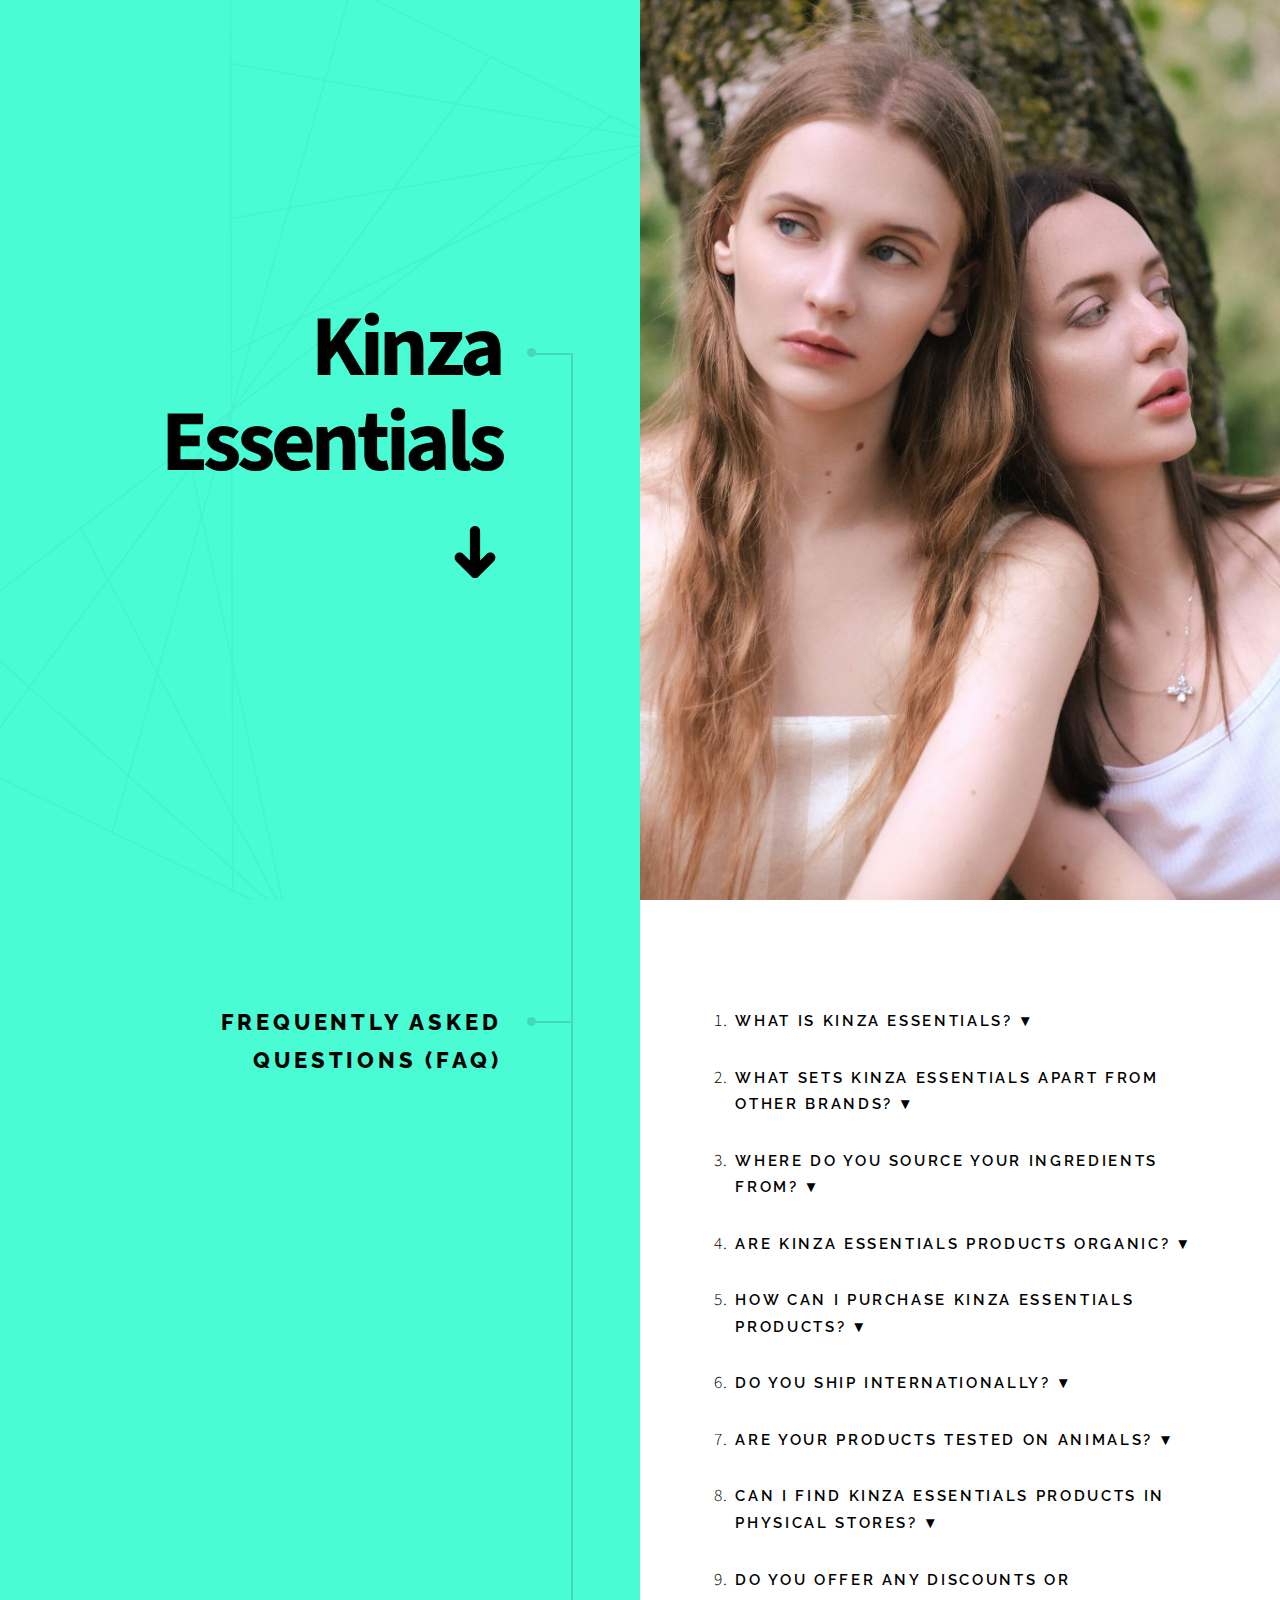
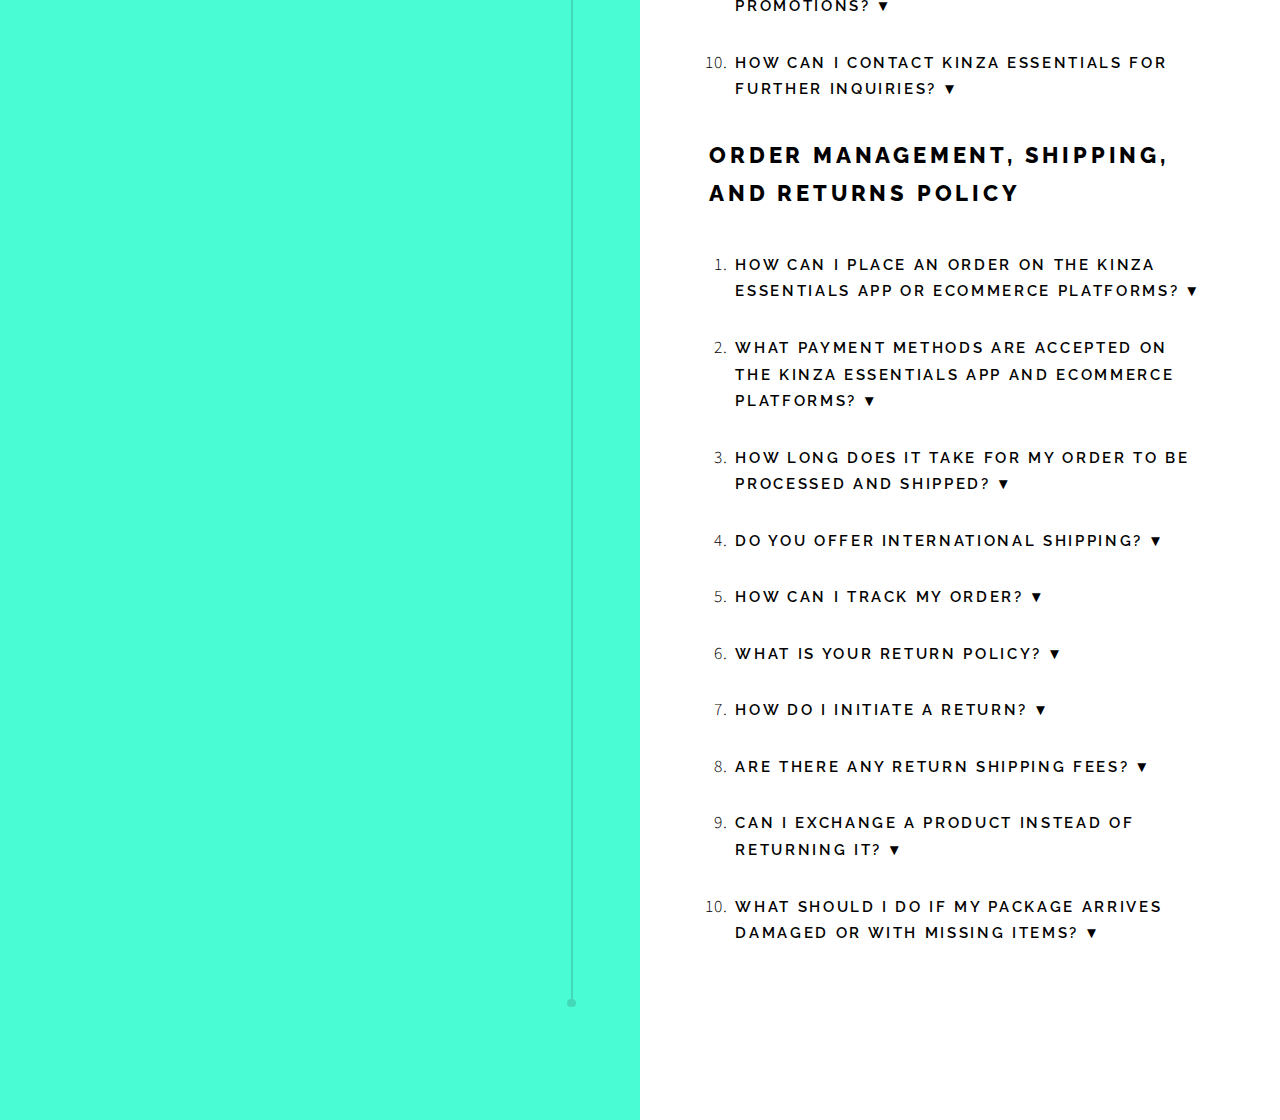
<file: faq.html>
<!DOCTYPE html>
<html lang="en">

<head>
    <title>FAQ - Kinza Essentials: Where Luxury Meets Nature</title>
    <meta charset="utf-8">
    <meta name="viewport" content="width=device-width, initial-scale=1, user-scalable=no">
    <meta http-equiv="X-UA-Compatible" content="IE=edge">
    <meta name="description" content="Welcome to Kinza Essentials, where we believe that self-care should be an indulgent and holistic experience. Our mission is to provide you with luxurious, high-quality products that nourish your body, mind, and soul. With our range of nature-inspired skincare, body care, and hair care products, you can embark on a journey to radiant beauty and inner well-being.">
    <meta name="keywords" content="Kinza Essentials, skincare, Natural beauty products, Radiant skin care, Hair care essentials, Inner harmony products, Organic skincare solutions, Beauty and wellness app, Holistic beauty routines, Self-care essentials, Beauty and wellness tips, Kinza, Essentials, Self-care, Luxurious, Nourishing, Body, Soul, Mission, Personal care, Luxury brands, Organic, Garden-fresh, Influencers, Gen Z, Best, Asia, Sourcing, Ingredients, Family-owned, Farms, Sustainability, Ethical, Love, Care, Seed, Packaging, Farm-to-doorstep, Freshest, Potent, Power of nature, Daily, Routine, Rejuvenating, Facial, Serum, Exotic, Botanicals, Hydrating, Lotion, Nourishing, Oils, Fragrant, Bath soak, Serene, Oasis, Selection, Descriptions, Blog, Tips, Insights, Holistic, Wellness, Shopping, Experience, Immersive, Curated, Delivery, Indulge, Hassle, Community, Trendsetters, Prioritize, Ethically sourced, Difference, Beauty, World, Sustainability, Natural, Welcome, Website, Browse, Detailed, Seamless, Tips, Insights, Rejuvenate, Elevate, Online, Order, Environmentally friendly, Eco-friendly, Skincare, Haircare, Makeup, Fragrance, Bath, Bodycare, Wellbeing, Rituals, Clean, Green, Fresh, Pure, Serene, Tranquil, Relaxing, Invigorating, Soothing, Revitalizing, Enriching, Download on the App Store, Download Kinza Essentials App, Shopify, Etsy, Purchase on Shopify, Purchase on Etsy, Essential Oils, Bath Bombs, soap, lotions, coffee, scrubs, luxe, routine">
    <link rel="canonical" href="https://kinzaessentials.com">
    <meta property="og:site_name" content="Kinza Essentials: INDULGE IN LUXURY: ELEVATING PERSONAL CARE">
    <meta property="og:type" content="Frequently Asked Questions">
    <meta property="og:locale" content="en_US">
    <meta property="og:title" content="Welcome to Kinza Essentials: Where Luxury Meets Nature">
    <meta property="og:image" content="https://kinzaessentials.com/images/pexels-mohammad-sattar-pic01.jpg">
    <meta property="og:description" content="Welcome to Kinza Essentials, where we believe that self-care should be an indulgent and holistic experience. Our mission is to provide you with luxurious, high-quality products that nourish your body, mind, and soul. With our range of nature-inspired skincare, body care, and hair care products, you can embark on a journey to radiant beauty and inner well-being.">
    <meta property="og:url" content="https://kinzaessentials.com">
    <meta property="twitter:card" content="summary_large_image">
    <meta property="twitter:site" content="@kinzaessentials">
    <meta property="twitter:creator" content="@kinzaessentials">
    <link rel="icon" href="images/favicon.ico" type="image/x-icon">
    <link rel="apple-touch-icon-precomposed" href="images/apple-touch-icon-precomposed.png">
    <link rel="stylesheet" href="css/main.css">
    <link rel="stylesheet" href="css/all.min.css">
    <style>
    /* Add your custom styles here */
    h3 {
        cursor: pointer;
    }

    h3::after {
        content: "▼";
        display: inline-block;
        margin-left: 5px;
        transition: transform 0.2s;
    }

    h3.open::after {
        transform: rotate(90deg);
    }

    p {
        display: none;
    }
    </style>
    <script>
    // Function to toggle the visibility of the content when a header is clicked
    function toggleContent(element) {
        var content = element.nextElementSibling;
        content.style.display = content.style.display === "block" ? "none" : "block";
    }

    // Attach event listeners to all the headers
    window.addEventListener("DOMContentLoaded", function() {
        var headers = document.querySelectorAll("h3");
        headers.forEach(function(header) {
            header.addEventListener("click", function() {
                toggleContent(this);
            });
        });
    });
    </script>

    <!-- Google tag (gtag.js) -->
    <script async src="https://www.googletagmanager.com/gtag/js?id=G-RCX0254WQC"></script>
    <script>
      window.dataLayer = window.dataLayer || [];
      function gtag(){dataLayer.push(arguments);}
      gtag('js', new Date());
    
      gtag('config', 'G-RCX0254WQC');
    </script>
</head>

<body class="">
    <!-- Wrapper -->
    <div id="wrapper">
        <!-- Intro -->
        <section class="intro">
            <header>
                <h1>Kinza Essentials</h1>
                <p>Indulge in Luxury: Elevating Personal Care</p>
                <ul class="actions">
                    <li><a href="#first" class="arrow scrolly"><span class="label">Next</span></a></li>
                </ul>
            </header>
            <div class="content">
                <span class="image fill" data-position="center"><img src="images/pexels-mohammad-sattar-pic01.jpg" alt=""></span>
            </div>
        </section>
        <!-- Section -->
        <section id="first">
            <header>
                <h2>Frequently Asked Questions (FAQ)</h2>
            </header>
            <div class="content">
                <ol>
                    <li>
                        <h3>What is Kinza Essentials?</h3>
                        <p>Kinza Essentials is a company that specializes in providing luxurious personal care and beauty products. We believe in the power of self-care and offer a range of organic, garden-fresh products to nourish both the body and soul.</p>
                    </li>
                    <li>
                        <h3>What sets Kinza Essentials apart from other brands?</h3>
                        <p>What makes Kinza Essentials unique is our commitment to sourcing ingredients from our family-owned farms in Asia. We prioritize sustainability and ethical practices, ensuring that every product is crafted with love and care, from seed to packaging. Our farm-to-doorstep approach guarantees the freshest and most potent ingredients, allowing you to embrace the power of nature in your self-care routine.</p>
                    </li>
                    <li>
                        <h3>Where do you source your ingredients from?</h3>
                        <p>We source our ingredients from our family-owned farms in Asia. This allows us to have complete control over the quality and sustainability of our ingredients, ensuring that they meet our high standards.</p>
                    </li>
                    <li>
                        <h3>Are Kinza Essentials products organic?</h3>
                        <p>Yes, all Kinza Essentials products are made with organic ingredients. We prioritize using natural and organic materials to provide you with the best possible skincare experience.</p>
                    </li>
                    <li>
                        <h3>How can I purchase Kinza Essentials products?</h3>
                        <p>You can easily purchase Kinza Essentials products through our modern-looking website. Simply browse through our carefully curated selection of products, read detailed descriptions, and add your desired items to your shopping cart. With just a few clicks, you can have your favorite Kinza Essentials products delivered straight to your doorstep.</p>
                    </li>
                    <li>
                        <h3>Do you ship internationally?</h3>
                        <p>Yes, we offer international shipping. Wherever you are in the world, you can enjoy the luxury and benefits of Kinza Essentials products.</p>
                    </li>
                    <li>
                        <h3>Are your products tested on animals?</h3>
                        <p>No, we are proud to say that Kinza Essentials products are cruelty-free. We do not conduct any animal testing and ensure that our products are ethically sourced and produced.</p>
                    </li>
                    <li>
                        <h3>Can I find Kinza Essentials products in physical stores?</h3>
                        <p>Currently, Kinza Essentials products are exclusively available for purchase through our website. We have designed our online shopping experience to be seamless and immersive, allowing you to explore our range and make your purchases with ease.</p>
                    </li>
                    <li>
                        <h3>Do you offer any discounts or promotions?</h3>
                        <p>Yes, we occasionally offer discounts and promotions to our valued customers. To stay updated on our latest offers, make sure to subscribe to our newsletter and follow us on social media.</p>
                    </li>
                    <li>
                        <h3>How can I contact Kinza Essentials for further inquiries?</h3>
                        <p>If you have any further questions or inquiries, you can reach out to our customer support team through the "Contact Us" page on our website. We are always here to assist you and provide the information you need.</p>
                    </li>
                </ol>
                <h2>Order Management, Shipping, and Returns Policy</h2>
                <ol>
                    <li>
                        <h3>How can I place an order on the Kinza Essentials App or ecommerce platforms?</h3>
                        <p>To place an order on the Kinza Essentials App or ecommerce platforms, simply browse through our products, select the items you wish to purchase, and add them to your cart. Proceed to the checkout page, where you will provide your shipping information and payment details. Once your order is confirmed, you will receive an order confirmation email.</p>
                    </li>
                    <li>
                        <h3>What payment methods are accepted on the Kinza Essentials App and ecommerce platforms?</h3>
                        <p>We accept various payment methods, including credit cards (Visa, Mastercard, American Express), debit cards, and mobile payment options such as Apple Pay and Google Pay. Please note that the availability of payment methods may vary depending on your location.</p>
                    </li>
                    <li>
                        <h3>How long does it take for my order to be processed and shipped?</h3>
                        <p>Once your order is placed, it typically takes 1-2 business days for our team to process and pack your items. After that, the shipping time will depend on your location and the shipping method chosen at checkout. We strive to deliver your order as quickly as possible while ensuring the quality and safety of your products.</p>
                    </li>
                    <li>
                        <h3>Do you offer international shipping?</h3>
                        <p>Yes, we offer international shipping to most countries. However, please note that customs regulations and shipping fees may vary depending on your location. It is recommended to check the shipping availability and costs during the checkout process.</p>
                    </li>
                    <li>
                        <h3>How can I track my order?</h3>
                        <p>Once your order is shipped, you will receive a shipping confirmation email with a tracking number and a link to track your package. You can use this tracking number to monitor the status of your shipment and estimate its delivery date.</p>
                    </li>
                    <li>
                        <h3>What is your return policy?</h3>
                        <p>At Kinza Essentials, we want you to be completely satisfied with your purchase. If for any reason you are not satisfied with your order, you may request a return within 30 days of receiving your items. The products must be unused, unopened, and in their original packaging. Please refer to our Returns Policy page on the App or ecommerce platforms for detailed instructions on how to initiate a return.</p>
                    </li>
                    <li>
                        <h3>How do I initiate a return?</h3>
                        <p>To initiate a return, please contact our customer support team through the App or ecommerce platforms. Provide them with your order details and the reason for your return. Our support team will guide you through the return process and provide you with further instructions.</p>
                    </li>
                    <li>
                        <h3>Are there any return shipping fees?</h3>
                        <p>Return shipping fees may apply and will be the responsibility of the customer, unless the return is due to an error on our part or a defective product. Please refer to our Returns Policy page on the App or ecommerce platforms for more information on return shipping fees.</p>
                    </li>
                    <li>
                        <h3>Can I exchange a product instead of returning it?</h3>
                        <p>Currently, we do not offer direct product exchanges. If you wish to exchange a product, we recommend initiating a return for the unwanted item and placing a new order for the desired item.</p>
                    </li>
                    <li>
                        <h3>What should I do if my package arrives damaged or with missing items?</h3>
                        <p>If your package arrives damaged or with missing items, please contact our customer support team immediately. Provide them with your order details and any relevant photos or evidence of the damage. Our support team will assist you in resolving the issue and ensuring that you receive the correct items in a timely manner.</p>
                    </li>
                </ol>
            </div>
        </section>
        <!-- Section -->
    </div>
</body>

</html>
</file>
<file: css/main.css>
@import url(https://cdnjs.cloudflare.com/ajax/libs/font-awesome/5.15.4/css/all.min.css);
@import url("https://fonts.googleapis.com/css?family=Source+Sans+Pro:300,600,700,300i,600i,700i|Raleway:600,800");

html, body, div, span, applet, object,
iframe, h1, h2, h3, h4, h5, h6, p, blockquote,
pre, a, abbr, acronym, address, big, cite,
code, del, dfn, em, img, ins, kbd, q, s, samp,
small, strike, strong, sub, sup, tt, var, b,
u, i, center, dl, dt, dd, ol, ul, li, fieldset,
form, label, legend, table, caption, tbody,
tfoot, thead, tr, th, td, article, aside,
canvas, details, embed, figure, figcaption,
footer, header, hgroup, menu, nav, output, ruby,
section, summary, time, mark, audio, video {
	margin: 0;
	padding: 0;
	border: 0;
	font-size: 100%;
	font: inherit;
	vertical-align: baseline;}

article, aside, details, figcaption, figure,
footer, header, hgroup, menu, nav, section {
	display: block;}

body {
	line-height: 1;
}

ol, ul {
	list-style: none;
}

blockquote, q {
	quotes: none;
}

	blockquote:before, blockquote:after, q:before, q:after {
		content: '';
		content: none;
	}

table {
	border-collapse: collapse;
	border-spacing: 0;
}

body {
	-webkit-text-size-adjust: none;
}

mark {
	background-color: transparent;
	color: inherit;
}

input::-moz-focus-inner {
	border: 0;
	padding: 0;
}

input, select, textarea {
	-moz-appearance: none;
	-webkit-appearance: none;
	-ms-appearance: none;
	appearance: none;
}

/* Basic */

	@-ms-viewport {
		width: device-width;
	}

	body {
		-ms-overflow-style: scrollbar;
	}

	@media screen and (max-width: 480px) {

		html, body {
			min-width: 320px;
		}

	}

	html {
		box-sizing: border-box;
	}

	*, *:before, *:after {
		box-sizing: inherit;
	}

	html {
		overflow-x: hidden;
	}

	body {
		background: #ffffff;
		overflow-x: hidden;
	}

		body.is-preload *, body.is-preload *:before, body.is-preload *:after {
			-moz-animation: none !important;
			-webkit-animation: none !important;
			-ms-animation: none !important;
			animation: none !important;
			-moz-transition: none !important;
			-webkit-transition: none !important;
			-ms-transition: none !important;
			transition: none !important;
		}

/* Typography */

	html {
		font-size: 18pt;
	}

		@media screen and (max-width: 1920px) {

			html {
				font-size: 13pt;
			}

		}

		@media screen and (max-width: 1152px) {

			html {
				font-size: 14pt;
			}

		}

		@media screen and (max-width: 736px) {

			html {
				font-size: 12pt;
			}

		}

		@media screen and (max-width: 480px) {

			html {
				font-size: 11pt;
			}

		}

	body {
		background-color: #ffffff;
		color: #000000;
	}

	body, input, select, textarea {
		color: #000000;
		font-family: "Source Sans Pro", Helvetica, sans-serif;
		font-size: 1rem;
		font-weight: 300;
		letter-spacing: 0.0375em;
		line-height: 2;
	}

	a {
		-moz-transition: border-bottom-color 0.25s ease-in-out;
		-webkit-transition: border-bottom-color 0.25s ease-in-out;
		-ms-transition: border-bottom-color 0.25s ease-in-out;
		transition: border-bottom-color 0.25s ease-in-out;
		text-decoration: none;
		color: #000000;
		border-bottom: dotted 1px;
	}

		a:hover {
			text-decoration: none;
			border-bottom-color: transparent;
		}

	strong, b {
		font-weight: 600;
		color: #000000;
	}

	em, i {
		font-style: italic;
	}

	p {
		margin: 0 0 2rem 0;
	}

	h1, h2, h3, h4, h5, h6 {
		color: #000000;
		font-family: "Raleway", Helvetica, sans-serif;
		font-weight: 600;
		letter-spacing: 0.175em;
		line-height: 1.75;
		margin: 0 0 1.5rem 0;
		text-transform: uppercase;
	}

		h1 a, h2 a, h3 a, h4 a, h5 a, h6 a {
			color: inherit;
			text-decoration: none;
		}

	h1 {
		font-family: "Source Sans Pro", Helvetica, sans-serif;
		font-size: 5rem;
		font-weight: 700;
		letter-spacing: -0.05em;
		line-height: 1.1;
		margin: 0 0 1.5rem 0;
		text-transform: none;
	}

	h2 {
		font-size: 1.25rem;
		font-weight: 800;
		margin: 0 0 2rem 0;
	}

	h3 {
		font-size: 0.875rem;
	}

	h4 {
		font-size: 0.875rem;
	}

	h5 {
		font-size: 0.75rem;
	}

	h6 {
		font-size: 0.625rem;
	}

	@media screen and (max-width: 736px) {

		h1 {
			font-size: 4.5rem;
			line-height: 1.1;
		}

		h2 {
			font-size: 1.25rem;
			line-height: 1.7;
		}

		h3 {
			font-size: 0.9rem;
		}

		h4 {
			font-size: 0.75rem;
		}

		h5 {
			font-size: 0.675rem;
		}

	}

	@media screen and (max-width: 360px) {

		h1 {
			font-size: 3.75rem;
		}

		h2 {
			font-size: 1.125rem;
		}

		h3 {
			font-size: 0.8rem;
		}

		h4 {
			font-size: 0.675rem;
		}

		h5 {
			font-size: 0.675rem;
		}

	}

	sub {
		font-size: 0.8rem;
		position: relative;
		top: 0.5rem;
	}

	sup {
		font-size: 0.8rem;
		position: relative;
		top: -0.5rem;
	}

	blockquote {
		border-left: solid 0.5rem rgba(144, 144, 144, 0.25);
		font-style: italic;
		margin: 0 0 2rem 0;
		padding: 1rem 0 1rem 2rem;
	}

	code {
		background: rgba(144, 144, 144, 0.1);
		border-radius: 0.325rem;
		font-family: "Courier New", monospace;
		font-size: 0.9rem;
		margin: 0 0.25rem;
		padding: 0.25rem 0.65rem;
	}

	pre {
		-webkit-overflow-scrolling: touch;
		font-family: "Courier New", monospace;
		font-size: 0.9rem;
		margin: 0 0 2rem 0;
		width: 100%;
	}

		pre code {
			display: block;
			line-height: 1.75;
			padding: 1rem 1.5rem;
			overflow-x: auto;
		}

	hr {
		border: 0;
		border-bottom: solid 2px rgba(144, 144, 144, 0.25);
		margin: 3rem 0;
	}

		hr.major {
			margin: 5rem 0;
		}

		@media screen and (max-width: 736px) {

			hr.major {
				margin: 3rem 0;
			}

		}

/* Row */

	.row {
		display: flex;
		flex-wrap: wrap;
		box-sizing: border-box;
		align-items: stretch;
	}

		.row > * {
			box-sizing: border-box;
		}

		.row.gtr-uniform > * > :last-child {
			margin-bottom: 0;
		}

		.row.aln-left {
			justify-content: flex-start;
		}

		.row.aln-center {
			justify-content: center;
		}

		.row.aln-right {
			justify-content: flex-end;
		}

		.row.aln-top {
			align-items: flex-start;
		}

		.row.aln-middle {
			align-items: center;
		}

		.row.aln-bottom {
			align-items: flex-end;
		}

		.row > .imp {
			order: -1;
		}

		.row > .col-1 {
			width: 8.33333%;
		}

		.row > .off-1 {
			margin-left: 8.33333%;
		}

		.row > .col-2 {
			width: 16.66667%;
		}

		.row > .off-2 {
			margin-left: 16.66667%;
		}

		.row > .col-3 {
			width: 25%;
		}

		.row > .off-3 {
			margin-left: 25%;
		}

		.row > .col-4 {
			width: 33.33333%;
		}

		.row > .off-4 {
			margin-left: 33.33333%;
		}

		.row > .col-5 {
			width: 41.66667%;
		}

		.row > .off-5 {
			margin-left: 41.66667%;
		}

		.row > .col-6 {
			width: 50%;
		}

		.row > .off-6 {
			margin-left: 50%;
		}

		.row > .col-7 {
			width: 58.33333%;
		}

		.row > .off-7 {
			margin-left: 58.33333%;
		}

		.row > .col-8 {
			width: 66.66667%;
		}

		.row > .off-8 {
			margin-left: 66.66667%;
		}

		.row > .col-9 {
			width: 75%;
		}

		.row > .off-9 {
			margin-left: 75%;
		}

		.row > .col-10 {
			width: 83.33333%;
		}

		.row > .off-10 {
			margin-left: 83.33333%;
		}

		.row > .col-11 {
			width: 91.66667%;
		}

		.row > .off-11 {
			margin-left: 91.66667%;
		}

		.row > .col-12 {
			width: 100%;
		}

		.row > .off-12 {
			margin-left: 100%;
		}

		.row.gtr-0 {
			margin-top: 0;
			margin-left: 0rem;
		}

			.row.gtr-0 > * {
				padding: 0 0 0 0rem;
			}

			.row.gtr-0.gtr-uniform {
				margin-top: 0rem;
			}

				.row.gtr-0.gtr-uniform > * {
					padding-top: 0rem;
				}

		.row.gtr-25 {
			margin-top: 0;
			margin-left: -0.5rem;
		}

			.row.gtr-25 > * {
				padding: 0 0 0 0.5rem;
			}

			.row.gtr-25.gtr-uniform {
				margin-top: -0.5rem;
			}

				.row.gtr-25.gtr-uniform > * {
					padding-top: 0.5rem;
				}

		.row.gtr-50 {
			margin-top: 0;
			margin-left: -1rem;
		}

			.row.gtr-50 > * {
				padding: 0 0 0 1rem;
			}

			.row.gtr-50.gtr-uniform {
				margin-top: -1rem;
			}

				.row.gtr-50.gtr-uniform > * {
					padding-top: 1rem;
				}

		.row {
			margin-top: 0;
			margin-left: -2rem;
		}

			.row > * {
				padding: 0 0 0 2rem;
			}

			.row.gtr-uniform {
				margin-top: -2rem;
			}

				.row.gtr-uniform > * {
					padding-top: 2rem;
				}

		.row.gtr-150 {
			margin-top: 0;
			margin-left: -3rem;
		}

			.row.gtr-150 > * {
				padding: 0 0 0 3rem;
			}

			.row.gtr-150.gtr-uniform {
				margin-top: -3rem;
			}

				.row.gtr-150.gtr-uniform > * {
					padding-top: 3rem;
				}

		.row.gtr-200 {
			margin-top: 0;
			margin-left: -4rem;
		}

			.row.gtr-200 > * {
				padding: 0 0 0 4rem;
			}

			.row.gtr-200.gtr-uniform {
				margin-top: -4rem;
			}

				.row.gtr-200.gtr-uniform > * {
					padding-top: 4rem;
				}

		@media screen and (max-width: 1920px) {

			.row {
				display: flex;
				flex-wrap: wrap;
				box-sizing: border-box;
				align-items: stretch;
			}

				.row > * {
					box-sizing: border-box;
				}

				.row.gtr-uniform > * > :last-child {
					margin-bottom: 0;
				}

				.row.aln-left {
					justify-content: flex-start;
				}

				.row.aln-center {
					justify-content: center;
				}

				.row.aln-right {
					justify-content: flex-end;
				}

				.row.aln-top {
					align-items: flex-start;
				}

				.row.aln-middle {
					align-items: center;
				}

				.row.aln-bottom {
					align-items: flex-end;
				}

				.row > .imp-xlarge {
					order: -1;
				}

				.row > .col-1-xlarge {
					width: 8.33333%;
				}

				.row > .off-1-xlarge {
					margin-left: 8.33333%;
				}

				.row > .col-2-xlarge {
					width: 16.66667%;
				}

				.row > .off-2-xlarge {
					margin-left: 16.66667%;
				}

				.row > .col-3-xlarge {
					width: 25%;
				}

				.row > .off-3-xlarge {
					margin-left: 25%;
				}

				.row > .col-4-xlarge {
					width: 33.33333%;
				}

				.row > .off-4-xlarge {
					margin-left: 33.33333%;
				}

				.row > .col-5-xlarge {
					width: 41.66667%;
				}

				.row > .off-5-xlarge {
					margin-left: 41.66667%;
				}

				.row > .col-6-xlarge {
					width: 50%;
				}

				.row > .off-6-xlarge {
					margin-left: 50%;
				}

				.row > .col-7-xlarge {
					width: 58.33333%;
				}

				.row > .off-7-xlarge {
					margin-left: 58.33333%;
				}

				.row > .col-8-xlarge {
					width: 66.66667%;
				}

				.row > .off-8-xlarge {
					margin-left: 66.66667%;
				}

				.row > .col-9-xlarge {
					width: 75%;
				}

				.row > .off-9-xlarge {
					margin-left: 75%;
				}

				.row > .col-10-xlarge {
					width: 83.33333%;
				}

				.row > .off-10-xlarge {
					margin-left: 83.33333%;
				}

				.row > .col-11-xlarge {
					width: 91.66667%;
				}

				.row > .off-11-xlarge {
					margin-left: 91.66667%;
				}

				.row > .col-12-xlarge {
					width: 100%;
				}

				.row > .off-12-xlarge {
					margin-left: 100%;
				}

				.row.gtr-0 {
					margin-top: 0;
					margin-left: 0rem;
				}

					.row.gtr-0 > * {
						padding: 0 0 0 0rem;
					}

					.row.gtr-0.gtr-uniform {
						margin-top: 0rem;
					}

						.row.gtr-0.gtr-uniform > * {
							padding-top: 0rem;
						}

				.row.gtr-25 {
					margin-top: 0;
					margin-left: -0.5rem;
				}

					.row.gtr-25 > * {
						padding: 0 0 0 0.5rem;
					}

					.row.gtr-25.gtr-uniform {
						margin-top: -0.5rem;
					}

						.row.gtr-25.gtr-uniform > * {
							padding-top: 0.5rem;
						}

				.row.gtr-50 {
					margin-top: 0;
					margin-left: -1rem;
				}

					.row.gtr-50 > * {
						padding: 0 0 0 1rem;
					}

					.row.gtr-50.gtr-uniform {
						margin-top: -1rem;
					}

						.row.gtr-50.gtr-uniform > * {
							padding-top: 1rem;
						}

				.row {
					margin-top: 0;
					margin-left: -2rem;
				}

					.row > * {
						padding: 0 0 0 2rem;
					}

					.row.gtr-uniform {
						margin-top: -2rem;
					}

						.row.gtr-uniform > * {
							padding-top: 2rem;
						}

				.row.gtr-150 {
					margin-top: 0;
					margin-left: -3rem;
				}

					.row.gtr-150 > * {
						padding: 0 0 0 3rem;
					}

					.row.gtr-150.gtr-uniform {
						margin-top: -3rem;
					}

						.row.gtr-150.gtr-uniform > * {
							padding-top: 3rem;
						}

				.row.gtr-200 {
					margin-top: 0;
					margin-left: -4rem;
				}

					.row.gtr-200 > * {
						padding: 0 0 0 4rem;
					}

					.row.gtr-200.gtr-uniform {
						margin-top: -4rem;
					}

						.row.gtr-200.gtr-uniform > * {
							padding-top: 4rem;
						}

		}

		@media screen and (max-width: 1280px) {

			.row {
				display: flex;
				flex-wrap: wrap;
				box-sizing: border-box;
				align-items: stretch;
			}

				.row > * {
					box-sizing: border-box;
				}

				.row.gtr-uniform > * > :last-child {
					margin-bottom: 0;
				}

				.row.aln-left {
					justify-content: flex-start;
				}

				.row.aln-center {
					justify-content: center;
				}

				.row.aln-right {
					justify-content: flex-end;
				}

				.row.aln-top {
					align-items: flex-start;
				}

				.row.aln-middle {
					align-items: center;
				}

				.row.aln-bottom {
					align-items: flex-end;
				}

				.row > .imp-large {
					order: -1;
				}

				.row > .col-1-large {
					width: 8.33333%;
				}

				.row > .off-1-large {
					margin-left: 8.33333%;
				}

				.row > .col-2-large {
					width: 16.66667%;
				}

				.row > .off-2-large {
					margin-left: 16.66667%;
				}

				.row > .col-3-large {
					width: 25%;
				}

				.row > .off-3-large {
					margin-left: 25%;
				}

				.row > .col-4-large {
					width: 33.33333%;
				}

				.row > .off-4-large {
					margin-left: 33.33333%;
				}

				.row > .col-5-large {
					width: 41.66667%;
				}

				.row > .off-5-large {
					margin-left: 41.66667%;
				}

				.row > .col-6-large {
					width: 50%;
				}

				.row > .off-6-large {
					margin-left: 50%;
				}

				.row > .col-7-large {
					width: 58.33333%;
				}

				.row > .off-7-large {
					margin-left: 58.33333%;
				}

				.row > .col-8-large {
					width: 66.66667%;
				}

				.row > .off-8-large {
					margin-left: 66.66667%;
				}

				.row > .col-9-large {
					width: 75%;
				}

				.row > .off-9-large {
					margin-left: 75%;
				}

				.row > .col-10-large {
					width: 83.33333%;
				}

				.row > .off-10-large {
					margin-left: 83.33333%;
				}

				.row > .col-11-large {
					width: 91.66667%;
				}

				.row > .off-11-large {
					margin-left: 91.66667%;
				}

				.row > .col-12-large {
					width: 100%;
				}

				.row > .off-12-large {
					margin-left: 100%;
				}

				.row.gtr-0 {
					margin-top: 0;
					margin-left: 0rem;
				}

					.row.gtr-0 > * {
						padding: 0 0 0 0rem;
					}

					.row.gtr-0.gtr-uniform {
						margin-top: 0rem;
					}

						.row.gtr-0.gtr-uniform > * {
							padding-top: 0rem;
						}

				.row.gtr-25 {
					margin-top: 0;
					margin-left: -0.375rem;
				}

					.row.gtr-25 > * {
						padding: 0 0 0 0.375rem;
					}

					.row.gtr-25.gtr-uniform {
						margin-top: -0.375rem;
					}

						.row.gtr-25.gtr-uniform > * {
							padding-top: 0.375rem;
						}

				.row.gtr-50 {
					margin-top: 0;
					margin-left: -0.75rem;
				}

					.row.gtr-50 > * {
						padding: 0 0 0 0.75rem;
					}

					.row.gtr-50.gtr-uniform {
						margin-top: -0.75rem;
					}

						.row.gtr-50.gtr-uniform > * {
							padding-top: 0.75rem;
						}

				.row {
					margin-top: 0;
					margin-left: -1.5rem;
				}

					.row > * {
						padding: 0 0 0 1.5rem;
					}

					.row.gtr-uniform {
						margin-top: -1.5rem;
					}

						.row.gtr-uniform > * {
							padding-top: 1.5rem;
						}

				.row.gtr-150 {
					margin-top: 0;
					margin-left: -2.25rem;
				}

					.row.gtr-150 > * {
						padding: 0 0 0 2.25rem;
					}

					.row.gtr-150.gtr-uniform {
						margin-top: -2.25rem;
					}

						.row.gtr-150.gtr-uniform > * {
							padding-top: 2.25rem;
						}

				.row.gtr-200 {
					margin-top: 0;
					margin-left: -3rem;
				}

					.row.gtr-200 > * {
						padding: 0 0 0 3rem;
					}

					.row.gtr-200.gtr-uniform {
						margin-top: -3rem;
					}

						.row.gtr-200.gtr-uniform > * {
							padding-top: 3rem;
						}

		}

		@media screen and (max-width: 1152px) {

			.row {
				display: flex;
				flex-wrap: wrap;
				box-sizing: border-box;
				align-items: stretch;
			}

				.row > * {
					box-sizing: border-box;
				}

				.row.gtr-uniform > * > :last-child {
					margin-bottom: 0;
				}

				.row.aln-left {
					justify-content: flex-start;
				}

				.row.aln-center {
					justify-content: center;
				}

				.row.aln-right {
					justify-content: flex-end;
				}

				.row.aln-top {
					align-items: flex-start;
				}

				.row.aln-middle {
					align-items: center;
				}

				.row.aln-bottom {
					align-items: flex-end;
				}

				.row > .imp-medium {
					order: -1;
				}

				.row > .col-1-medium {
					width: 8.33333%;
				}

				.row > .off-1-medium {
					margin-left: 8.33333%;
				}

				.row > .col-2-medium {
					width: 16.66667%;
				}

				.row > .off-2-medium {
					margin-left: 16.66667%;
				}

				.row > .col-3-medium {
					width: 25%;
				}

				.row > .off-3-medium {
					margin-left: 25%;
				}

				.row > .col-4-medium {
					width: 33.33333%;
				}

				.row > .off-4-medium {
					margin-left: 33.33333%;
				}

				.row > .col-5-medium {
					width: 41.66667%;
				}

				.row > .off-5-medium {
					margin-left: 41.66667%;
				}

				.row > .col-6-medium {
					width: 50%;
				}

				.row > .off-6-medium {
					margin-left: 50%;
				}

				.row > .col-7-medium {
					width: 58.33333%;
				}

				.row > .off-7-medium {
					margin-left: 58.33333%;
				}

				.row > .col-8-medium {
					width: 66.66667%;
				}

				.row > .off-8-medium {
					margin-left: 66.66667%;
				}

				.row > .col-9-medium {
					width: 75%;
				}

				.row > .off-9-medium {
					margin-left: 75%;
				}

				.row > .col-10-medium {
					width: 83.33333%;
				}

				.row > .off-10-medium {
					margin-left: 83.33333%;
				}

				.row > .col-11-medium {
					width: 91.66667%;
				}

				.row > .off-11-medium {
					margin-left: 91.66667%;
				}

				.row > .col-12-medium {
					width: 100%;
				}

				.row > .off-12-medium {
					margin-left: 100%;
				}

				.row.gtr-0 {
					margin-top: 0;
					margin-left: 0rem;
				}

					.row.gtr-0 > * {
						padding: 0 0 0 0rem;
					}

					.row.gtr-0.gtr-uniform {
						margin-top: 0rem;
					}

						.row.gtr-0.gtr-uniform > * {
							padding-top: 0rem;
						}

				.row.gtr-25 {
					margin-top: 0;
					margin-left: -0.375rem;
				}

					.row.gtr-25 > * {
						padding: 0 0 0 0.375rem;
					}

					.row.gtr-25.gtr-uniform {
						margin-top: -0.375rem;
					}

						.row.gtr-25.gtr-uniform > * {
							padding-top: 0.375rem;
						}

				.row.gtr-50 {
					margin-top: 0;
					margin-left: -0.75rem;
				}

					.row.gtr-50 > * {
						padding: 0 0 0 0.75rem;
					}

					.row.gtr-50.gtr-uniform {
						margin-top: -0.75rem;
					}

						.row.gtr-50.gtr-uniform > * {
							padding-top: 0.75rem;
						}

				.row {
					margin-top: 0;
					margin-left: -1.5rem;
				}

					.row > * {
						padding: 0 0 0 1.5rem;
					}

					.row.gtr-uniform {
						margin-top: -1.5rem;
					}

						.row.gtr-uniform > * {
							padding-top: 1.5rem;
						}

				.row.gtr-150 {
					margin-top: 0;
					margin-left: -2.25rem;
				}

					.row.gtr-150 > * {
						padding: 0 0 0 2.25rem;
					}

					.row.gtr-150.gtr-uniform {
						margin-top: -2.25rem;
					}

						.row.gtr-150.gtr-uniform > * {
							padding-top: 2.25rem;
						}

				.row.gtr-200 {
					margin-top: 0;
					margin-left: -3rem;
				}

					.row.gtr-200 > * {
						padding: 0 0 0 3rem;
					}

					.row.gtr-200.gtr-uniform {
						margin-top: -3rem;
					}

						.row.gtr-200.gtr-uniform > * {
							padding-top: 3rem;
						}

		}

		@media screen and (max-width: 736px) {

			.row {
				display: flex;
				flex-wrap: wrap;
				box-sizing: border-box;
				align-items: stretch;
			}

				.row > * {
					box-sizing: border-box;
				}

				.row.gtr-uniform > * > :last-child {
					margin-bottom: 0;
				}

				.row.aln-left {
					justify-content: flex-start;
				}

				.row.aln-center {
					justify-content: center;
				}

				.row.aln-right {
					justify-content: flex-end;
				}

				.row.aln-top {
					align-items: flex-start;
				}

				.row.aln-middle {
					align-items: center;
				}

				.row.aln-bottom {
					align-items: flex-end;
				}

				.row > .imp-small {
					order: -1;
				}

				.row > .col-1-small {
					width: 8.33333%;
				}

				.row > .off-1-small {
					margin-left: 8.33333%;
				}

				.row > .col-2-small {
					width: 16.66667%;
				}

				.row > .off-2-small {
					margin-left: 16.66667%;
				}

				.row > .col-3-small {
					width: 25%;
				}

				.row > .off-3-small {
					margin-left: 25%;
				}

				.row > .col-4-small {
					width: 33.33333%;
				}

				.row > .off-4-small {
					margin-left: 33.33333%;
				}

				.row > .col-5-small {
					width: 41.66667%;
				}

				.row > .off-5-small {
					margin-left: 41.66667%;
				}

				.row > .col-6-small {
					width: 50%;
				}

				.row > .off-6-small {
					margin-left: 50%;
				}

				.row > .col-7-small {
					width: 58.33333%;
				}

				.row > .off-7-small {
					margin-left: 58.33333%;
				}

				.row > .col-8-small {
					width: 66.66667%;
				}

				.row > .off-8-small {
					margin-left: 66.66667%;
				}

				.row > .col-9-small {
					width: 75%;
				}

				.row > .off-9-small {
					margin-left: 75%;
				}

				.row > .col-10-small {
					width: 83.33333%;
				}

				.row > .off-10-small {
					margin-left: 83.33333%;
				}

				.row > .col-11-small {
					width: 91.66667%;
				}

				.row > .off-11-small {
					margin-left: 91.66667%;
				}

				.row > .col-12-small {
					width: 100%;
				}

				.row > .off-12-small {
					margin-left: 100%;
				}

				.row.gtr-0 {
					margin-top: 0;
					margin-left: 0rem;
				}

					.row.gtr-0 > * {
						padding: 0 0 0 0rem;
					}

					.row.gtr-0.gtr-uniform {
						margin-top: 0rem;
					}

						.row.gtr-0.gtr-uniform > * {
							padding-top: 0rem;
						}

				.row.gtr-25 {
					margin-top: 0;
					margin-left: -0.3125rem;
				}

					.row.gtr-25 > * {
						padding: 0 0 0 0.3125rem;
					}

					.row.gtr-25.gtr-uniform {
						margin-top: -0.3125rem;
					}

						.row.gtr-25.gtr-uniform > * {
							padding-top: 0.3125rem;
						}

				.row.gtr-50 {
					margin-top: 0;
					margin-left: -0.625rem;
				}

					.row.gtr-50 > * {
						padding: 0 0 0 0.625rem;
					}

					.row.gtr-50.gtr-uniform {
						margin-top: -0.625rem;
					}

						.row.gtr-50.gtr-uniform > * {
							padding-top: 0.625rem;
						}

				.row {
					margin-top: 0;
					margin-left: -1.25rem;
				}

					.row > * {
						padding: 0 0 0 1.25rem;
					}

					.row.gtr-uniform {
						margin-top: -1.25rem;
					}

						.row.gtr-uniform > * {
							padding-top: 1.25rem;
						}

				.row.gtr-150 {
					margin-top: 0;
					margin-left: -1.875rem;
				}

					.row.gtr-150 > * {
						padding: 0 0 0 1.875rem;
					}

					.row.gtr-150.gtr-uniform {
						margin-top: -1.875rem;
					}

						.row.gtr-150.gtr-uniform > * {
							padding-top: 1.875rem;
						}

				.row.gtr-200 {
					margin-top: 0;
					margin-left: -2.5rem;
				}

					.row.gtr-200 > * {
						padding: 0 0 0 2.5rem;
					}

					.row.gtr-200.gtr-uniform {
						margin-top: -2.5rem;
					}

						.row.gtr-200.gtr-uniform > * {
							padding-top: 2.5rem;
						}

		}

		@media screen and (max-width: 480px) {

			.row {
				display: flex;
				flex-wrap: wrap;
				box-sizing: border-box;
				align-items: stretch;
			}

				.row > * {
					box-sizing: border-box;
				}

				.row.gtr-uniform > * > :last-child {
					margin-bottom: 0;
				}

				.row.aln-left {
					justify-content: flex-start;
				}

				.row.aln-center {
					justify-content: center;
				}

				.row.aln-right {
					justify-content: flex-end;
				}

				.row.aln-top {
					align-items: flex-start;
				}

				.row.aln-middle {
					align-items: center;
				}

				.row.aln-bottom {
					align-items: flex-end;
				}

				.row > .imp-xsmall {
					order: -1;
				}

				.row > .col-1-xsmall {
					width: 8.33333%;
				}

				.row > .off-1-xsmall {
					margin-left: 8.33333%;
				}

				.row > .col-2-xsmall {
					width: 16.66667%;
				}

				.row > .off-2-xsmall {
					margin-left: 16.66667%;
				}

				.row > .col-3-xsmall {
					width: 25%;
				}

				.row > .off-3-xsmall {
					margin-left: 25%;
				}

				.row > .col-4-xsmall {
					width: 33.33333%;
				}

				.row > .off-4-xsmall {
					margin-left: 33.33333%;
				}

				.row > .col-5-xsmall {
					width: 41.66667%;
				}

				.row > .off-5-xsmall {
					margin-left: 41.66667%;
				}

				.row > .col-6-xsmall {
					width: 50%;
				}

				.row > .off-6-xsmall {
					margin-left: 50%;
				}

				.row > .col-7-xsmall {
					width: 58.33333%;
				}

				.row > .off-7-xsmall {
					margin-left: 58.33333%;
				}

				.row > .col-8-xsmall {
					width: 66.66667%;
				}

				.row > .off-8-xsmall {
					margin-left: 66.66667%;
				}

				.row > .col-9-xsmall {
					width: 75%;
				}

				.row > .off-9-xsmall {
					margin-left: 75%;
				}

				.row > .col-10-xsmall {
					width: 83.33333%;
				}

				.row > .off-10-xsmall {
					margin-left: 83.33333%;
				}

				.row > .col-11-xsmall {
					width: 91.66667%;
				}

				.row > .off-11-xsmall {
					margin-left: 91.66667%;
				}

				.row > .col-12-xsmall {
					width: 100%;
				}

				.row > .off-12-xsmall {
					margin-left: 100%;
				}

				.row.gtr-0 {
					margin-top: 0;
					margin-left: 0rem;
				}

					.row.gtr-0 > * {
						padding: 0 0 0 0rem;
					}

					.row.gtr-0.gtr-uniform {
						margin-top: 0rem;
					}

						.row.gtr-0.gtr-uniform > * {
							padding-top: 0rem;
						}

				.row.gtr-25 {
					margin-top: 0;
					margin-left: -0.3125rem;
				}

					.row.gtr-25 > * {
						padding: 0 0 0 0.3125rem;
					}

					.row.gtr-25.gtr-uniform {
						margin-top: -0.3125rem;
					}

						.row.gtr-25.gtr-uniform > * {
							padding-top: 0.3125rem;
						}

				.row.gtr-50 {
					margin-top: 0;
					margin-left: -0.625rem;
				}

					.row.gtr-50 > * {
						padding: 0 0 0 0.625rem;
					}

					.row.gtr-50.gtr-uniform {
						margin-top: -0.625rem;
					}

						.row.gtr-50.gtr-uniform > * {
							padding-top: 0.625rem;
						}

				.row {
					margin-top: 0;
					margin-left: -1.25rem;
				}

					.row > * {
						padding: 0 0 0 1.25rem;
					}

					.row.gtr-uniform {
						margin-top: -1.25rem;
					}

						.row.gtr-uniform > * {
							padding-top: 1.25rem;
						}

				.row.gtr-150 {
					margin-top: 0;
					margin-left: -1.875rem;
				}

					.row.gtr-150 > * {
						padding: 0 0 0 1.875rem;
					}

					.row.gtr-150.gtr-uniform {
						margin-top: -1.875rem;
					}

						.row.gtr-150.gtr-uniform > * {
							padding-top: 1.875rem;
						}

				.row.gtr-200 {
					margin-top: 0;
					margin-left: -2.5rem;
				}

					.row.gtr-200 > * {
						padding: 0 0 0 2.5rem;
					}

					.row.gtr-200.gtr-uniform {
						margin-top: -2.5rem;
					}

						.row.gtr-200.gtr-uniform > * {
							padding-top: 2.5rem;
						}

		}

/* Box */

	.box {
		border: solid 2px rgba(144, 144, 144, 0.25);
		border-radius: 0.325rem;
		margin-bottom: 2rem;
		padding: 1.5rem;
	}

		.box > :last-child {
			margin-bottom: 0;
		}

		.box.alt {
			border: 0;
			border-radius: 0;
			padding: 0;
		}

/* Button */

	input[type="submit"],
	input[type="reset"],
	input[type="button"],
	button,
	.button {
		-moz-appearance: none;
		-webkit-appearance: none;
		-ms-appearance: none;
		appearance: none;
		-moz-transition: background-color 0.25s ease-in-out, box-shadow 0.25s ease-in-out, color 0.25s ease-in-out;
		-webkit-transition: background-color 0.25s ease-in-out, box-shadow 0.25s ease-in-out, color 0.25s ease-in-out;
		-ms-transition: background-color 0.25s ease-in-out, box-shadow 0.25s ease-in-out, color 0.25s ease-in-out;
		transition: background-color 0.25s ease-in-out, box-shadow 0.25s ease-in-out, color 0.25s ease-in-out;
		background-color: transparent;
		border-radius: 0.325rem;
		border: 0;
		box-shadow: inset 0 0 0 2px rgba(144, 144, 144, 0.25);
		color: #000000 !important;
		cursor: pointer;
		display: inline-block;
		font-family: "Raleway", Helvetica, sans-serif;
		font-size: 0.6rem;
		font-weight: 600;
		height: 3rem;
		letter-spacing: 0.175em;
		line-height: 3rem;
		padding: 0 2rem;
		text-align: center;
		text-decoration: none;
		text-transform: uppercase;
		white-space: nowrap;
	}

		input[type="submit"]:hover,
		input[type="reset"]:hover,
		input[type="button"]:hover,
		button:hover,
		.button:hover {
			box-shadow: inset 0 0 0 2px #2ee4bb;
			color: #2ee4bb !important;
		}

		input[type="submit"]:active,
		input[type="reset"]:active,
		input[type="button"]:active,
		button:active,
		.button:active {
			background-color: rgba(73, 252, 212, 0.25);
			box-shadow: inset 0 0 0 2px #2ee4bb;
			color: #2ee4bb !important;
		}

		input[type="submit"].small,
		input[type="reset"].small,
		input[type="button"].small,
		button.small,
		.button.small {
			font-size: 0.5rem;
			height: 2.25rem;
			line-height: 2.25rem;
			padding: 0 1.25rem;
		}

		input[type="submit"].large,
		input[type="reset"].large,
		input[type="button"].large,
		button.large,
		.button.large {
			font-size: 0.7rem;
			height: 3.2625rem;
			line-height: 3.2625rem;
			padding: 0 3.25rem;
		}

		input[type="submit"].wide,
		input[type="reset"].wide,
		input[type="button"].wide,
		button.wide,
		.button.wide {
			min-width: 13rem;
		}

		input[type="submit"].icon:before,
		input[type="reset"].icon:before,
		input[type="button"].icon:before,
		button.icon:before,
		.button.icon:before {
			margin-right: 0.5rem;
		}

		input[type="submit"].fit,
		input[type="reset"].fit,
		input[type="button"].fit,
		button.fit,
		.button.fit {
			width: 100%;
		}

		input[type="submit"].disabled, input[type="submit"]:disabled,
		input[type="reset"].disabled,
		input[type="reset"]:disabled,
		input[type="button"].disabled,
		input[type="button"]:disabled,
		button.disabled,
		button:disabled,
		.button.disabled,
		.button:disabled {
			pointer-events: none;
			opacity: 0.25;
		}

		input[type="submit"].primary,
		input[type="reset"].primary,
		input[type="button"].primary,
		button.primary,
		.button.primary {
			background-color: #49fcd4;
			box-shadow: none;
			color: #000000 !important;
		}

			input[type="submit"].primary:hover,
			input[type="reset"].primary:hover,
			input[type="button"].primary:hover,
			button.primary:hover,
			.button.primary:hover {
				background-color: #93ffe7;
			}

			input[type="submit"].primary:active,
			input[type="reset"].primary:active,
			input[type="button"].primary:active,
			button.primary:active,
			.button.primary:active {
				background-color: #44f2cb;
			}

		@media screen and (max-width: 736px) {

			input[type="submit"],
			input[type="reset"],
			input[type="button"],
			button,
			.button {
				font-size: 0.7rem;
				height: 3.3rem;
				line-height: 3.3rem;
			}

				input[type="submit"].large,
				input[type="reset"].large,
				input[type="button"].large,
				button.large,
				.button.large {
					font-size: 0.8rem;
					height: 3.75rem;
					line-height: 3.75rem;
				}

				input[type="submit"].small,
				input[type="reset"].small,
				input[type="button"].small,
				button.small,
				.button.small {
					font-size: 0.6rem;
					height: 3rem;
					line-height: 3rem;
				}

		}

/* Form */

	form {
		margin: 0 0 2rem 0;
	}

		form > :last-child {
			margin-bottom: 0;
		}

		form > .fields {
			display: -moz-flex;
			display: -webkit-flex;
			display: -ms-flex;
			display: flex;
			-moz-flex-wrap: wrap;
			-webkit-flex-wrap: wrap;
			-ms-flex-wrap: wrap;
			flex-wrap: wrap;
			margin: -2rem 0 2rem -2rem;
			width: calc(100% + 4rem);
		}

			form > .fields > .field {
				-moz-flex-grow: 0;
				-webkit-flex-grow: 0;
				-ms-flex-grow: 0;
				flex-grow: 0;
				-moz-flex-shrink: 0;
				-webkit-flex-shrink: 0;
				-ms-flex-shrink: 0;
				flex-shrink: 0;
				padding: 2rem 0 0 2rem;
				width: calc(100% - 2rem);
			}

				form > .fields > .field > :last-child {
					margin-bottom: 0;
				}

				form > .fields > .field.half {
					width: calc(50% - 1rem);
				}

				form > .fields > .field.third {
					width: calc(100%/3 - 0.66667rem);
				}

				form > .fields > .field.quarter {
					width: calc(25% - 0.5rem);
				}

		@media screen and (max-width: 480px) {

			form > .fields {
				margin: -1.5rem 0 2rem -1.5rem;
				width: calc(100% + 3rem);
			}

				form > .fields > .field {
					padding: 1.5rem 0 0 1.5rem;
					width: calc(100% - 1.5rem);
				}

					form > .fields > .field.half {
						width: calc(100% - 1.5rem);
					}

					form > .fields > .field.third {
						width: calc(100% - 1.5rem);
					}

					form > .fields > .field.quarter {
						width: calc(100% - 1.5rem);
					}

		}

	input[type="text"],
	input[type="password"],
	input[type="email"],
	input[type="tel"],
	input[type="search"],
	input[type="url"],
	select,
	textarea {
		-moz-appearance: none;
		-webkit-appearance: none;
		-ms-appearance: none;
		appearance: none;
		border-radius: 0.325rem;
		border: solid 2px rgba(144, 144, 144, 0.25);
		color: inherit;
		display: block;
		outline: 0;
		padding: 0 1rem;
		text-decoration: none;
		width: 100%;
	}

		input[type="text"]:invalid,
		input[type="password"]:invalid,
		input[type="email"]:invalid,
		input[type="tel"]:invalid,
		input[type="search"]:invalid,
		input[type="url"]:invalid,
		select:invalid,
		textarea:invalid {
			box-shadow: none;
		}

		input[type="text"]:focus,
		input[type="password"]:focus,
		input[type="email"]:focus,
		input[type="tel"]:focus,
		input[type="search"]:focus,
		input[type="url"]:focus,
		select:focus,
		textarea:focus {
			border-color: #2ee4bb;
		}

	label {
		color: #000000;
		display: block;
		font-family: "Raleway", Helvetica, sans-serif;
		font-size: 0.75rem;
		font-weight: 600;
		letter-spacing: 0.175em;
		line-height: 1.75;
		margin: 0 0 1rem 0;
		text-transform: uppercase;
	}

	input[type="text"],
	input[type="password"],
	input[type="email"],
	input[type="tel"],
	input[type="search"],
	input[type="url"] {
		height: 3rem;
	}

	select {
		background-image: url("data:image/svg+xml;charset=utf8,%3Csvg xmlns='http://www.w3.org/2000/svg' width='40' height='40' preserveAspectRatio='none' viewBox='0 0 40 40'%3E%3Cpath d='M9.4,12.3l10.4,10.4l10.4-10.4c0.2-0.2,0.5-0.4,0.9-0.4c0.3,0,0.6,0.1,0.9,0.4l3.3,3.3c0.2,0.2,0.4,0.5,0.4,0.9 c0,0.4-0.1,0.6-0.4,0.9L20.7,31.9c-0.2,0.2-0.5,0.4-0.9,0.4c-0.3,0-0.6-0.1-0.9-0.4L4.3,17.3c-0.2-0.2-0.4-0.5-0.4-0.9 c0-0.4,0.1-0.6,0.4-0.9l3.3-3.3c0.2-0.2,0.5-0.4,0.9-0.4S9.1,12.1,9.4,12.3z' fill='rgba(144, 144, 144, 0.25)' /%3E%3C/svg%3E");
		background-position: calc(100% - 1rem) center;
		background-repeat: no-repeat;
		background-size: 1.25rem;
		height: 3rem;
		padding-right: 3rem;
		text-overflow: ellipsis;
	}

		select option {
			background-color: #ffffff;
			color: #000000;
		}

		select:focus::-ms-value {
			background-color: transparent;
		}

		select::-ms-expand {
			display: none;
		}

	textarea {
		padding: 0.75rem 1rem;
	}

	input[type="checkbox"],
	input[type="radio"] {
		-moz-appearance: none;
		-webkit-appearance: none;
		-ms-appearance: none;
		appearance: none;
		display: block;
		float: left;
		margin-right: -2rem;
		opacity: 0;
		width: 1rem;
		z-index: -1;
	}

		input[type="checkbox"] + label,
		input[type="radio"] + label {
			text-decoration: none;
			color: #000000;
			cursor: pointer;
			display: inline-block;
			font-family: "Source Sans Pro", Helvetica, sans-serif;
			font-size: 1rem;
			font-weight: 300;
			letter-spacing: 0.0375em;
			padding-left: 2.675rem;
			padding-right: 0.875rem;
			position: relative;
			text-transform: none;
		}

			input[type="checkbox"] + label:before,
			input[type="radio"] + label:before {
				-moz-osx-font-smoothing: grayscale;
				-webkit-font-smoothing: antialiased;
				display: inline-block;
				font-style: normal;
				font-variant: normal;
				text-rendering: auto;
				line-height: 1;
				text-transform: none !important;
				font-family: 'Font Awesome 5 Free';
				font-weight: 900;
			}

			input[type="checkbox"] + label:before,
			input[type="radio"] + label:before {
				border-radius: 0.325rem;
				border: solid 2px rgba(144, 144, 144, 0.25);
				content: '';
				display: inline-block;
				font-size: 0.8rem;
				height: 2.25rem;
				left: 0;
				line-height: 2.25rem;
				position: absolute;
				text-align: center;
				top: -0.15rem;
				width: 2.25rem;
			}

		input[type="checkbox"]:checked + label:before,
		input[type="radio"]:checked + label:before {
			content: '\f00c';
			background-color: #49fcd4;
			border-color: #49fcd4;
			color: #ffffff;
		}

		input[type="checkbox"]:focus + label:before,
		input[type="radio"]:focus + label:before {
			border-color: #49fcd4;
			box-shadow: 0 0 0 1px #49fcd4;
		}

	input[type="checkbox"] + label:before {
		border-radius: 0.325rem;
	}

	input[type="radio"] + label:before {
		border-radius: 100%;
	}

	::-webkit-input-placeholder {
		opacity: 1.0;
		color: rgba(0, 0, 0, 0.25) !important;
	}

	:-moz-placeholder {
		opacity: 1.0;
		color: rgba(0, 0, 0, 0.25) !important;
	}

	::-moz-placeholder {
		opacity: 1.0;
		color: rgba(0, 0, 0, 0.25) !important;
	}

	:-ms-input-placeholder {
		opacity: 1.0;
		color: rgba(0, 0, 0, 0.25) !important;
	}

	@media screen and (max-width: 736px) {

		label {
			font-size: 0.675rem;
		}

		input[type="checkbox"] + label,
		input[type="radio"] + label {
			font-size: 1rem;
		}

	}

	@media screen and (max-width: 360px) {

		label {
			font-size: 0.675rem;
		}

		input[type="checkbox"] + label,
		input[type="radio"] + label {
			font-size: 1rem;
		}

	}

/* Icon */

	.icon {
		text-decoration: none;
		border-bottom: none;
		position: relative;
	}

		.icon:before {
			-moz-osx-font-smoothing: grayscale;
			-webkit-font-smoothing: antialiased;
			display: inline-block;
			font-style: normal;
			font-variant: normal;
			text-rendering: auto;
			line-height: 1;
			text-transform: none !important;
			font-family: 'Font Awesome 5 Free';
			font-weight: 400;
		}

		.icon > .label {
			display: none;
		}

		.icon.solid:before {
			font-weight: 900;
		}

		.icon.brands:before {
			font-family: 'Font Awesome 5 Brands';
		}

/* Image */

	.image {
		border: 0;
		display: inline-block;
		position: relative;
	}

		.image img {
			display: block;
		}

		.image[data-position] img {
			-moz-object-fit: cover;
			-webkit-object-fit: cover;
			-ms-object-fit: cover;
			object-fit: cover;
			display: block;
			position: absolute;
			top: 0;
			left: 0;
			width: 100%;
			height: 100%;
		}

		.image[data-position="top left"] img {
			-moz-object-position: top left;
			-webkit-object-position: top left;
			-ms-object-position: top left;
			object-position: top left;
		}

		.image[data-position="top"] img {
			-moz-object-position: top;
			-webkit-object-position: top;
			-ms-object-position: top;
			object-position: top;
		}

		.image[data-position="top right"] img {
			-moz-object-position: top right;
			-webkit-object-position: top right;
			-ms-object-position: top right;
			object-position: top right;
		}

		.image[data-position="right"] img {
			-moz-object-position: right;
			-webkit-object-position: right;
			-ms-object-position: right;
			object-position: right;
		}

		.image[data-position="bottom right"] img {
			-moz-object-position: bottom right;
			-webkit-object-position: bottom right;
			-ms-object-position: bottom right;
			object-position: bottom right;
		}

		.image[data-position="bottom"] img {
			-moz-object-position: bottom;
			-webkit-object-position: bottom;
			-ms-object-position: bottom;
			object-position: bottom;
		}

		.image[data-position="bottom left"] img {
			-moz-object-position: bottom left;
			-webkit-object-position: bottom left;
			-ms-object-position: bottom left;
			object-position: bottom left;
		}

		.image[data-position="left"] img {
			-moz-object-position: left;
			-webkit-object-position: left;
			-ms-object-position: left;
			object-position: left;
		}

		.image[data-position="center"] img {
			-moz-object-position: center;
			-webkit-object-position: center;
			-ms-object-position: center;
			object-position: center;
		}

		.image[data-position="25% 25%"] img {
			-moz-object-position: 25% 25%;
			-webkit-object-position: 25% 25%;
			-ms-object-position: 25% 25%;
			object-position: 25% 25%;
		}

		.image[data-position="75% 25%"] img {
			-moz-object-position: 75% 25%;
			-webkit-object-position: 75% 25%;
			-ms-object-position: 75% 25%;
			object-position: 75% 25%;
		}

		.image[data-position="75% 75%"] img {
			-moz-object-position: 75% 75%;
			-webkit-object-position: 75% 75%;
			-ms-object-position: 75% 75%;
			object-position: 75% 75%;
		}

		.image[data-position="25% 75%"] img {
			-moz-object-position: 25% 75%;
			-webkit-object-position: 25% 75%;
			-ms-object-position: 25% 75%;
			object-position: 25% 75%;
		}

		.image.left, .image.right {
			max-width: 40%;
		}

			.image.left img, .image.right img {
				width: 100%;
			}

		.image.left {
			float: left;
			margin: 0 2rem 2rem 0;
			top: 0.25rem;
		}

		.image.right {
			float: right;
			margin: 0 0 2rem 2rem;
			top: 0.25rem;
		}

		.image.fit {
			display: block;
			margin: 0 0 2rem 0;
			width: 100%;
		}

			.image.fit img {
				width: 100%;
			}

		.image.main {
			display: block;
			margin: 3rem 0;
			width: 100%;
		}

			.image.main img {
				width: 100%;
			}

			.image.main:first-child {
				margin-top: 0;
			}

		.image.fill {
			height: 100%;
			left: 0;
			position: absolute;
			top: 0;
			width: 100%;
		}

			.image.fill img {
				height: 100%;
				left: 0;
				position: absolute;
				top: 0;
				width: 100%;
			}

/* List */

	ol {
		list-style: decimal;
		margin: 0 0 2rem 0;
		padding-left: 1.25rem;
	}

		ol li {
			padding-left: 0.25rem;
		}

	ul {
		list-style: disc;
		margin: 0 0 2rem 0;
		padding-left: 1rem;
	}

		ul li {
			padding-left: 0.325rem;
		}

		ul.alt {
			list-style: none;
			padding-left: 0;
		}

			ul.alt > li {
				border-top: solid 1px rgba(144, 144, 144, 0.25);
				padding: 0.75rem 0;
			}

				ul.alt > li:first-child {
					border-top: 0;
					padding-top: 0;
				}

				ul.alt > li:last-child {
					padding-bottom: 0;
				}

		ul.items {
			list-style: none;
			padding-left: 0;
		}

			ul.items > li {
				padding-left: 0;
				margin: 0 0 3rem 0;
			}

				ul.items > li > h3 {
					margin: 0 0 1rem 0;
				}

				ul.items > li > :last-child {
					margin-bottom: 0;
				}

				ul.items > li:last-child {
					margin-bottom: 0;
				}

		@media screen and (max-width: 736px) {

			ul.items > li {
				margin: 0 0 2rem 0;
			}

		}

	dl {
		margin: 0 0 2rem 0;
	}

		dl dt {
			display: block;
			font-weight: 600;
			margin: 0 0 1rem 0;
		}

		dl dd {
			margin-left: 1.5rem;
		}

/* Actions */

	ul.actions {
		display: -moz-flex;
		display: -webkit-flex;
		display: -ms-flex;
		display: flex;
		cursor: default;
		list-style: none;
		margin-left: -1rem;
		padding-left: 0;
	}

		ul.actions li {
			padding: 0 0 0 1rem;
			vertical-align: middle;
		}

		ul.actions.special {
			-moz-justify-content: center;
			-webkit-justify-content: center;
			-ms-justify-content: center;
			justify-content: center;
			width: 100%;
			margin-left: 0;
		}

			ul.actions.special li:first-child {
				padding-left: 0;
			}

		ul.actions.stacked {
			-moz-flex-direction: column;
			-webkit-flex-direction: column;
			-ms-flex-direction: column;
			flex-direction: column;
			margin-left: 0;
		}

			ul.actions.stacked li {
				padding: 1.3rem 0 0 0;
			}

				ul.actions.stacked li:first-child {
					padding-top: 0;
				}

		ul.actions.fit {
			width: calc(100% + 1rem);
		}

			ul.actions.fit li {
				-moz-flex-grow: 1;
				-webkit-flex-grow: 1;
				-ms-flex-grow: 1;
				flex-grow: 1;
				-moz-flex-shrink: 1;
				-webkit-flex-shrink: 1;
				-ms-flex-shrink: 1;
				flex-shrink: 1;
				width: 100%;
			}

				ul.actions.fit li > * {
					width: 100%;
				}

			ul.actions.fit.stacked {
				width: 100%;
			}

		@media screen and (max-width: 480px) {

			ul.actions:not(.fixed) {
				-moz-flex-direction: column;
				-webkit-flex-direction: column;
				-ms-flex-direction: column;
				flex-direction: column;
				margin-left: 0;
				width: 100% !important;
			}

				ul.actions:not(.fixed) li {
					-moz-flex-grow: 1;
					-webkit-flex-grow: 1;
					-ms-flex-grow: 1;
					flex-grow: 1;
					-moz-flex-shrink: 1;
					-webkit-flex-shrink: 1;
					-ms-flex-shrink: 1;
					flex-shrink: 1;
					padding: 1rem 0 0 0;
					text-align: center;
					width: 100%;
				}

					ul.actions:not(.fixed) li > * {
						width: 100%;
					}

					ul.actions:not(.fixed) li:first-child {
						padding-top: 0;
					}

					ul.actions:not(.fixed) li input[type="submit"],
					ul.actions:not(.fixed) li input[type="reset"],
					ul.actions:not(.fixed) li input[type="button"],
					ul.actions:not(.fixed) li button,
					ul.actions:not(.fixed) li .button {
						width: 100%;
					}

						ul.actions:not(.fixed) li input[type="submit"].icon:before,
						ul.actions:not(.fixed) li input[type="reset"].icon:before,
						ul.actions:not(.fixed) li input[type="button"].icon:before,
						ul.actions:not(.fixed) li button.icon:before,
						ul.actions:not(.fixed) li .button.icon:before {
							margin-left: -0.5rem;
						}

		}

/* Icons */

	ul.icons {
		cursor: default;
		list-style: none;
		padding-left: 0;
	}

		ul.icons li {
			display: inline-block;
		}

			ul.icons li:last-child {
				padding-right: 0;
			}

			ul.icons li .icon {
				-moz-transition: background-color 0.25s ease-in-out;
				-webkit-transition: background-color 0.25s ease-in-out;
				-ms-transition: background-color 0.25s ease-in-out;
				transition: background-color 0.25s ease-in-out;
				width: 2.25rem;
				height: 2.25rem;
				text-align: center;
				line-height: 2.25rem;
				border-radius: 2.25rem;
				display: inline-block;
			}

				ul.icons li .icon:before {
					font-size: 1.25rem;
				}

				ul.icons li .icon:hover {
					background-color: rgba(144, 144, 144, 0.1);
				}

/* Table */

	.table-wrapper {
		-webkit-overflow-scrolling: touch;
		overflow-x: auto;
	}

	table {
		margin: 0 0 2rem 0;
		width: 100%;
	}

		table tbody tr {
			border: solid 1px rgba(144, 144, 144, 0.25);
			border-left: 0;
			border-right: 0;
		}

			table tbody tr:nth-child(2n + 1) {
				background-color: rgba(144, 144, 144, 0.1);
			}

		table td {
			padding: 0.75rem 0.75rem;
		}

		table th {
			color: #000000;
			font-size: 0.9rem;
			font-weight: 600;
			padding: 0 0.75rem 0.75rem 0.75rem;
			text-align: left;
		}

		table thead {
			border-bottom: solid 2px rgba(144, 144, 144, 0.25);
		}

		table tfoot {
			border-top: solid 2px rgba(144, 144, 144, 0.25);
		}

		table.alt {
			border-collapse: separate;
		}

			table.alt tbody tr td {
				border: solid 1px rgba(144, 144, 144, 0.25);
				border-left-width: 0;
				border-top-width: 0;
			}

				table.alt tbody tr td:first-child {
					border-left-width: 1px;
				}

			table.alt tbody tr:first-child td {
				border-top-width: 1px;
			}

			table.alt thead {
				border-bottom: 0;
			}

			table.alt tfoot {
				border-top: 0;
			}

/* Arrow */

	a.arrow {
		border-bottom: 0;
		display: inline-block;
		height: 4rem;
		position: relative;
		width: 6rem;
	}

		a.arrow .label {
			display: none;
		}

		a.arrow:before {
			background-image: url("data:image/svg+xml;charset=utf8,%3Csvg xmlns='http://www.w3.org/2000/svg' x='0px' y='0px' viewBox='0 0 512 512'%3E%3Cpath d='M442.53,346.28L293.65,495.16c-0.33,0.33-0.7,0.62-1.05,0.94c-9.16,9.77-22.15,15.9-36.6,15.9 c-14.44,0-27.43-6.13-36.59-15.88c-0.35-0.33-0.72-0.62-1.06-0.96L69.47,346.28c-19.62-19.62-19.62-51.44,0-71.05 c19.62-19.62,51.43-19.62,71.06,0l65.23,65.23V50.24C205.76,22.5,228.25,0,256,0s50.24,22.5,50.24,50.24v290.21l65.23-65.23 c19.62-19.62,51.43-19.62,71.05,0C462.15,294.84,462.15,326.66,442.53,346.28z' fill='%23000000' /%3E%3C/svg%3E");
			background-position: center;
			background-repeat: no-repeat;
			background-size: contain;
			content: '';
			display: inline-block;
			height: 100%;
			position: relative;
			width: 3rem;
		}

/* Gallery */

	@-moz-keyframes gallery-modal-spinner {
		0% {
			-moz-transform: rotate(0deg);
			-webkit-transform: rotate(0deg);
			-ms-transform: rotate(0deg);
			transform: rotate(0deg);
		}

		100% {
			-moz-transform: rotate(360deg);
			-webkit-transform: rotate(360deg);
			-ms-transform: rotate(360deg);
			transform: rotate(360deg);
		}
	}

	@-webkit-keyframes gallery-modal-spinner {
		0% {
			-moz-transform: rotate(0deg);
			-webkit-transform: rotate(0deg);
			-ms-transform: rotate(0deg);
			transform: rotate(0deg);
		}

		100% {
			-moz-transform: rotate(360deg);
			-webkit-transform: rotate(360deg);
			-ms-transform: rotate(360deg);
			transform: rotate(360deg);
		}
	}

	@-ms-keyframes gallery-modal-spinner {
		0% {
			-moz-transform: rotate(0deg);
			-webkit-transform: rotate(0deg);
			-ms-transform: rotate(0deg);
			transform: rotate(0deg);
		}

		100% {
			-moz-transform: rotate(360deg);
			-webkit-transform: rotate(360deg);
			-ms-transform: rotate(360deg);
			transform: rotate(360deg);
		}
	}

	@keyframes gallery-modal-spinner {
		0% {
			-moz-transform: rotate(0deg);
			-webkit-transform: rotate(0deg);
			-ms-transform: rotate(0deg);
			transform: rotate(0deg);
		}

		100% {
			-moz-transform: rotate(360deg);
			-webkit-transform: rotate(360deg);
			-ms-transform: rotate(360deg);
			transform: rotate(360deg);
		}
	}

	.gallery {
		display: flex;
		flex-wrap: wrap;
		margin: -1.25rem 0 0 -1.25rem;
		width: calc(100% + 1.25rem);
	}

		.gallery a {
			border-bottom: 0;
			display: block;
			margin: 1.25rem 0 0 1.25rem;
			outline: 0;
			position: relative;
			width: calc(50% - 1.25rem);
		}

			.gallery a img {
				display: block;
				height: 25vw;
				min-height: 18rem;
				object-fit: cover;
				object-position: center;
				width: 100%;
			}

			.gallery a.landscape {
				width: 100%;
			}

				.gallery a.landscape img {
					height: 30vw;
				}

			.gallery a.portrait img {
				height: 30vw;
			}

		.gallery .modal {
			display: -moz-flex;
			display: -webkit-flex;
			display: -ms-flex;
			display: flex;
			-moz-align-items: center;
			-webkit-align-items: center;
			-ms-align-items: center;
			align-items: center;
			-moz-justify-content: center;
			-webkit-justify-content: center;
			-ms-justify-content: center;
			justify-content: center;
			pointer-events: none;
			-moz-user-select: none;
			-webkit-user-select: none;
			-ms-user-select: none;
			user-select: none;
			-moz-transition: opacity 0.5s ease, visibility 0.5s, z-index 0.5s;
			-webkit-transition: opacity 0.5s ease, visibility 0.5s, z-index 0.5s;
			-ms-transition: opacity 0.5s ease, visibility 0.5s, z-index 0.5s;
			transition: opacity 0.5s ease, visibility 0.5s, z-index 0.5s;
			-webkit-tap-highlight-color: rgba(0, 0, 0, 0);
			background-color: rgba(255, 255, 255, 0.875);
			height: 100%;
			left: 0;
			opacity: 0;
			outline: 0;
			position: fixed;
			top: 0;
			visibility: none;
			width: 100%;
			z-index: 0;
		}

			.gallery .modal:before {
				-moz-animation: gallery-modal-spinner 1s infinite linear;
				-webkit-animation: gallery-modal-spinner 1s infinite linear;
				-ms-animation: gallery-modal-spinner 1s infinite linear;
				animation: gallery-modal-spinner 1s infinite linear;
				-moz-transition: opacity 0.25s ease;
				-webkit-transition: opacity 0.25s ease;
				-ms-transition: opacity 0.25s ease;
				transition: opacity 0.25s ease;
				-moz-transition-delay: 0.5s;
				-webkit-transition-delay: 0.5s;
				-ms-transition-delay: 0.5s;
				transition-delay: 0.5s;
				background-image: url("data:image/svg+xml;charset=utf8,%3Csvg xmlns='http://www.w3.org/2000/svg' xmlns:xlink='https://www.w3.org/1999/xlink' width='96px' height='96px' viewBox='0 0 96 96' zoomAndPan='disable'%3E%3Cstyle%3Ecircle %7Bfill: transparent%3B stroke: %23000000%3B stroke-width: 2px%3B %7D%3C/style%3E%3Cdefs%3E%3CclipPath id='corner'%3E%3Cpolygon points='0,0 48,0 48,48 96,48 96,96 0,96' /%3E%3C/clipPath%3E%3C/defs%3E%3Cg clip-path='url(%23corner)'%3E%3Ccircle cx='48' cy='48' r='32'/%3E%3C/g%3E%3C/svg%3E");
				background-position: center;
				background-repeat: no-repeat;
				background-size: 4rem;
				content: '';
				display: block;
				height: 4rem;
				left: 50%;
				margin: -2rem 0 0 -2rem;
				opacity: 0;
				position: absolute;
				top: 50%;
				width: 4rem;
			}

			.gallery .modal:after {
				background-image: url("data:image/svg+xml;charset=utf8,%3Csvg xmlns='http://www.w3.org/2000/svg' xmlns:xlink='https://www.w3.org/1999/xlink' width='64px' height='64px' viewBox='0 0 64 64' zoomAndPan='disable'%3E%3Cstyle%3Eline %7Bstroke: %23000000%3Bstroke-width: 2px%3B%7D%3C/style%3E%3Cline x1='20' y1='20' x2='44' y2='44' /%3E%3Cline x1='20' y1='44' x2='44' y2='20' /%3E%3C/svg%3E");
				background-position: center;
				background-repeat: no-repeat;
				background-size: 3rem;
				content: '';
				cursor: pointer;
				display: block;
				height: 4rem;
				position: absolute;
				right: 0.5rem;
				top: 0.5rem;
				width: 4rem;
			}

			.gallery .modal .inner {
				-moz-transform: translateY(0.75rem);
				-webkit-transform: translateY(0.75rem);
				-ms-transform: translateY(0.75rem);
				transform: translateY(0.75rem);
				-moz-transition: opacity 0.25s ease, -moz-transform 0.25s ease;
				-webkit-transition: opacity 0.25s ease, -webkit-transform 0.25s ease;
				-ms-transition: opacity 0.25s ease, -ms-transform 0.25s ease;
				transition: opacity 0.25s ease, transform 0.25s ease;
				opacity: 0;
			}

				.gallery .modal .inner img {
					box-shadow: 0 1rem 3rem 0 rgba(0, 0, 0, 0.35);
					display: block;
					max-height: 90vh;
					max-width: 90vw;
				}

			.gallery .modal.visible {
				pointer-events: auto;
				opacity: 1;
				visibility: visible;
				z-index: 11000;
			}

				.gallery .modal.visible:before {
					opacity: 1;
				}

			.gallery .modal.loaded .inner {
				-moz-transform: translateY(0);
				-webkit-transform: translateY(0);
				-ms-transform: translateY(0);
				transform: translateY(0);
				-moz-transition: opacity 0.5s ease, -moz-transform 0.5s ease;
				-webkit-transition: opacity 0.5s ease, -webkit-transform 0.5s ease;
				-ms-transition: opacity 0.5s ease, -ms-transform 0.5s ease;
				transition: opacity 0.5s ease, transform 0.5s ease;
				opacity: 1;
			}

			.gallery .modal.loaded:before {
				-moz-transition-delay: 0s;
				-webkit-transition-delay: 0s;
				-ms-transition-delay: 0s;
				transition-delay: 0s;
				opacity: 0;
			}

		@media screen and (max-width: 1152px) {

			.gallery a img {
				height: 20rem;
			}

			.gallery a.landscape img {
				height: 25rem;
			}

			.gallery a.portrait img {
				height: 25rem;
			}

			.gallery .modal .inner img {
				max-width: 100vw;
			}

		}

		@media screen and (max-width: 736px) {

			.gallery {
				margin: -0.625rem 0 0 -0.625rem;
				width: calc(100% + 0.625rem);
			}

				.gallery a {
					margin: 0.625rem 0 0 0.625rem;
					width: calc(50% - 0.625rem);
				}

					.gallery a img {
						height: 20rem;
					}

					.gallery a.landscape img {
						height: 20rem;
					}

					.gallery a.portrait img {
						height: 30rem;
					}

		}

		@media screen and (max-width: 480px) {

			.gallery a img {
				height: 12rem;
				min-height: 0;
			}

			.gallery a.landscape img {
				height: 12rem;
			}

			.gallery a.portrait img {
				height: 14rem;
			}

		}

/* Feature Icons */

	ul.feature-icons {
		display: flex;
		flex-wrap: wrap;
		list-style: none;
		margin: 3rem 0;
		padding-left: 0;
	}

		ul.feature-icons:first-child {
			margin-top: 0;
		}

		ul.feature-icons li {
			margin: 2.5rem 0 0 0;
			padding: 0.5rem 0 0 4.5rem;
			position: relative;
			width: 50%;
		}

			ul.feature-icons li:before {
				background-image: url("data:image/svg+xml;charset=utf8,%3Csvg xmlns='http://www.w3.org/2000/svg' x='0px' y='0px' viewBox='0 0 512 512'%3E%3Cpath d='M256,0l221.7,128v256L256,512L34.3,384V128L256,0z' fill='rgba(144, 144, 144, 0.1)' /%3E%3C/svg%3E");
				background-position: center;
				background-repeat: no-repeat;
				background-size: contain;
				color: #000000;
				display: block;
				font-size: 1.25rem;
				height: 3.25rem;
				left: 0;
				line-height: 3.25rem;
				position: absolute;
				text-align: center;
				top: 0;
				width: 3.25rem;
			}

			ul.feature-icons li:nth-child(1), ul.feature-icons li:nth-child(2) {
				margin-top: 0;
			}

		@media screen and (max-width: 736px) {

			ul.feature-icons {
				margin: 0 0 3rem 0;
			}

				ul.feature-icons li {
					width: 100%;
				}

					ul.feature-icons li:nth-child(2) {
						margin-top: 2rem;
					}

		}

/* Wrapper */

	#wrapper {
		position: relative;
		width: 100vw;
		padding: 0 0 10rem 0;
	}

		#wrapper:before {
			background-attachment: fixed;
			background-color: #49fcd4;
			background-image: url("data:image/svg+xml;charset=utf8,%3Csvg xmlns='http://www.w3.org/2000/svg' viewBox='0 0 920 1750' x='0px' y='0px'%3E %3Cpath style='fill: rgba(67, 217, 184, 0.25)' d='M889.72,1137.55l-2.91-0.75l-364.39,282.94l-0.7-0.9l-0.51,0.11l-94.77-451.5l-32.51-15.75l-16.73-8.11l0,0.68 l-1.46,0l0-1.39l-1.89-0.92l-112.41-54.47l-0.29,1.03l-1.41-0.37l0.37-1.31l-34.14-16.54l-98.56-47.76l-0.59,0.81l-1.16-0.88 l0.42-0.57L11.43,766.33l-0.25,0.2l-0.9-1.15l102.87-79.98l0.08-0.1l0.02,0.02l116.68-90.72l-0.18-0.34l1.3-0.66l0.05,0.09 l100.5-78.14l-0.07-0.32l0.65-0.14l42.3-32.89l-0.15-54.54l-0.59,0.29l-0.64-1.31l1.23-0.6l-0.01-4.54l-0.33-122.47l-0.99,0.18 l-0.28-1.43l1.27-0.23l-0.4-147.49l-0.87-0.16l0.28-1.43l0.58,0.1l-0.35-127.48l-0.13-0.06l0.64-1.31L489.97,76.8l0.73,0.19 l-0.04,0.14l132.63,65.11l0.33-0.45l1.16,0.88l-0.16,0.22l114.21,56.07l0.45-0.35l0.72,0.93l47.89,23.51l2.76-1.36l0.56,4.61 l-3.32-1.63L571.52,330.88L375.95,482.93l0.66,239.95l51.12,243.57l222.53,107.83l236.23,60.93l2.27-1.77 M375.8,425.34l17.25-8.47 l36.13-127.75l-53.73,9.66L375.8,425.34z M551,241.05l38.19-52.2l-123.83-22.27l-34.13,120.68l98.99-17.81L551,241.05z M532.3,269.09l151.34-27.22l37.63-29.25l-130.48-23.47L532.3,269.09z M303.38,733.9l-2.36-4.48l-44.18-83.78L182.5,747.25 l40.78,36.46l52.69,47.11L303.38,733.9z M277.18,831.91l56.95,50.93L375.69,920l-0.13-49.23l-71.19-135L277.18,831.91z M303.96,731.86l41.93-148.25l-9.74-46.39L257.8,644.33L303.96,731.86z M304.94,733.73l9.55,18.12l61.05,115.78l-0.39-144.6 l-16.9-80.53l-11.71-55.81L304.94,733.73z M375.21,211.79l0.23,85.51l54.17-9.74l34.29-121.23l-88.87-15.98L375.21,211.79z M430.78,288.83l-17.88,63.21L394.81,416l44.01-21.6l90.15-123.23L430.78,288.83z M287.76,898.62l87.99,42.64l-0.05-19.29 l-91.37-81.71l-7.59-6.78l-14.88,52.59L287.76,898.62z M174.26,843.62l86.26,41.8l15-53.03l-93.89-83.95l-53.34,72.91L174.26,843.62 z M113.18,687.22L12.71,765.33l55.69,26.99l58.56,28.38l53.58-73.24l-34.83-31.14L113.18,687.22z M230.62,595.92l-116.27,90.4 l63.02,56.36l4.03,3.61l74.67-102.08l-7.47-14.17L230.62,595.92z M331.94,517.15l-100.15,77.86l25.25,47.88l78.71-107.59l-1.71-8.14 L331.94,517.15z M333.22,516.15l2.02,9.64l1.66,7.92l34.65-47.37L333.22,516.15z M337.31,535.63l9.43,44.95l26.67-94.3 L337.31,535.63z M347.39,583.66l27.74,132.16l-0.62-228.04L347.39,583.66z M374.7,21.83l0.35,127.02l89.27,16.06l24.61-87 L374.7,21.83z M490.25,78.56l-22.26,78.7l-2.24,7.91l124.39,22.37l10.23-13.99l22.04-30.12L490.25,78.56z M623.74,144.09 l-12.29,16.8l-19.71,26.95l131.07,23.58l14.73-11.45L623.74,144.09z M739,200.67l-13.3,10.34l-0.96,0.74l58.14,10.46L739,200.67z M723.19,212.96l-25.33,19.69l-11.14,8.66l97.03-17.45L723.19,212.96z M782.89,225.5l-98.64,17.74l-107.06,83.23L782.89,225.5z M631.68,282.26l49.48-38.47l-150.1,27l-89.41,122.22l129.1-63.37L631.68,282.26z M565.06,334.05l-125.28,61.5l-45.94,62.8 l-14.96,20.44L565.06,334.05z M425.31,412.87l11.65-15.93l-42.69,20.96l-13.66,48.3l-3.58,12.67L425.31,412.87z M392.51,418.76 l-16.71,8.2l0.01,4.72l0.12,45.68L392.51,418.76z M377.21,941.96l21.37,10.36l24.14,11.7l-45.56-40.74L377.21,941.96z M377.15,921.31l34.83,31.15l12.57,11.24l-47.53-90.14L377.15,921.31z M376.63,730.07l0.38,140.33l48.29,91.59L376.63,730.07z M806.29,1197.48l75.8-58.86l-28.56,11.47l-25.6,10.28l14.96,7.25l-0.64,1.31l-16.16-7.83l-124.76,50.1l40.56,36.27L806.29,1197.48z M522.43,1146.18l58.88,111.66l52.71-21.17l64.61-25.95l-75.11-67.17L522.43,1146.18z M621.92,1142.14l-115.78-103.53l-46.8-12.07 l62.33,118.2l7.06-0.18L621.92,1142.14z M700.14,1210.12l124.19-49.87l-42.89-20.78l-155.8,4.04L700.14,1210.12z M679.7,1295.77 l61.03-47.39l-40.9-36.57l-117.85,47.32l42.09,79.82L679.7,1295.77z M522.48,1417.85l1.83-1.42l98.6-76.56l-42.28-80.19 l-84.25,33.83L522.48,1417.85z M496.08,1292.06l83.87-33.68l-59.14-112.16l-55.04,1.43L496.08,1292.06z M465.46,1146.2l54.58-1.42 l-62.61-118.74l-18.03-4.65l0.36-1.41l16.74,4.32l-27.63-52.4L465.46,1146.2z M458.42,1024.79l45.35,11.7l-74.14-66.29 L458.42,1024.79z M431.46,969.87l75.38,67.41l136.26,35.15L431.46,969.87z M649.76,1075.65l-140.54-36.25l114.83,102.68l154.53-4.01 L649.76,1075.65z M656.92,1077.5l124.84,60.5l51.97-1.35l47.7-1.24L656.92,1077.5z M784.62,1139.38l41.54,20.13l56.45-22.67 L784.62,1139.38z'/%3E %3C/svg%3E");
			background-position: -50% 10%;
			background-repeat: repeat-y;
			background-size: 75% auto;
			content: '';
			display: block;
			height: 100%;
			left: 0;
			position: absolute;
			top: 0;
			width: 50vw;
			z-index: -1;
		}

		#wrapper section {
			display: grid;
			grid-template-areas: "header content" "footer content";
			grid-template-columns: 50vw 50vw;
			grid-template-rows: 1fr;
		}

			#wrapper section:first-child {
				margin-top: 0;
			}

			#wrapper section > header {
				grid-area: header;
				justify-self: end;
				text-align: right;
			}

				#wrapper section > header h2 {
					margin: 0 0 5rem 0;
				}

				#wrapper section > header h1 + p {
					font-family: "Raleway", Helvetica, sans-serif;
					font-size: 0.8rem;
					letter-spacing: 0.175em;
					line-height: 2.5;
					text-transform: uppercase;
				}

				#wrapper section > header ul.actions {
					justify-content: flex-end;
				}

			#wrapper section > .content {
				grid-area: content;
				max-width: 60rem;
				position: relative;
			}

			#wrapper section > footer {
				grid-area: footer;
				text-align: right;
			}

				#wrapper section > footer ul.actions {
					justify-content: flex-end;
				}

		#wrapper > section {
			position: relative;
		}

			#wrapper > section > header:before {
				background: #43d9b8;
				content: '';
				display: block;
				margin-top: 1rem;
				position: absolute;
				width: 2px;
			}

			#wrapper > section > header h1, #wrapper > section > header h2 {
				position: relative;
			}

				#wrapper > section > header h1:before, #wrapper > section > header h2:before {
					background: #43d9b8;
					content: '';
					display: block;
					height: 2px;
					position: absolute;
					top: 1rem;
				}

				#wrapper > section > header h1:after, #wrapper > section > header h2:after {
					background: #43d9b8;
					border-radius: 0.5rem;
					content: '';
					display: block;
					height: 0.5rem;
					position: absolute;
					top: 0.75rem;
					width: 0.5rem;
				}

			#wrapper > section > header h1 {
				margin-top: -2rem;
			}

				#wrapper > section > header h1:before {
					top: 3rem;
				}

				#wrapper > section > header h1:after {
					top: 2.75rem;
				}

			#wrapper > section > .content > section {
				position: relative;
			}

				#wrapper > section > .content > section:first-child {
					margin-top: 6rem;
				}

			#wrapper > section.intro {
				align-items: center;
			}

				#wrapper > section.intro > header {
					padding-top: 4rem;
					width: 100%;
				}

					#wrapper > section.intro > header > * {
						margin-left: auto;
					}

					#wrapper > section.intro > header:before {
						left: auto;
					}

				#wrapper > section.intro > .content {
					height: 100vh;
					max-width: none;
				}

			#wrapper > section:last-of-type > header:before {
				height: 100%;
			}

			#wrapper > section:last-of-type > header:after {
				background: #43d9b8;
				border-radius: 0.5rem;
				bottom: -1.5rem;
				content: '';
				display: block;
				height: 0.5rem;
				position: absolute;
				width: 0.5rem;
				z-index: 1;
			}

		#wrapper .copyright {
			color: rgba(0, 0, 0, 0.25);
			font-size: 1rem;
			left: 50vw;
			position: relative;
			width: 50vw;
		}

			#wrapper .copyright a {
				color: inherit;
			}

		#wrapper section {
			margin: 7.5rem 0 0 0;
		}

			#wrapper section > header {
				padding: 0 10rem 0 5rem;
				width: 35rem;
			}

			#wrapper section > .content {
				padding: 0 5rem;
			}

			#wrapper section > footer {
				padding: 0 10rem;
			}

		#wrapper > section > header:before {
			height: calc(100% + 10rem);
			left: calc(50vw - 5rem);
		}

		#wrapper > section > header h1:before, #wrapper > section > header h2:before {
			right: -5rem;
			width: 2.5rem;
		}

		#wrapper > section > header h1:after, #wrapper > section > header h2:after {
			right: -2.5rem;
		}

		#wrapper > section > .content > section {
			left: calc(-50vw - 5rem);
		}

			#wrapper > section > .content > section > header {
				width: 32rem;
			}

		#wrapper > section.intro > header > * {
			width: 20rem;
		}

		#wrapper > section.intro > header:before {
			margin-left: calc(50vw - 10rem);
		}

		@media screen and (max-width: 1152px) {

			#wrapper > section.intro > header > * {
				width: 100%;
			}

			#wrapper > section.intro > header:before {
				margin-left: 0;
			}

		}

		#wrapper > section:last-of-type > header:after {
			left: calc(50vw - 5rem - 0.25rem + 1px);
		}

		#wrapper .copyright {
			padding: 0 5rem;
		}

		@media screen and (max-width: 1280px) {

			#wrapper {
				padding: 0 0 8rem 0;
			}

				#wrapper section {
					margin: 6rem 0 0 0;
				}

					#wrapper section > header {
						padding: 0 8rem 0 4rem;
						width: 33rem;
					}

					#wrapper section > .content {
						padding: 0 4rem;
					}

					#wrapper section > footer {
						padding: 0 8rem;
					}

				#wrapper > section > header:before {
					height: calc(100% + 8rem);
					left: calc(50vw - 4rem);
				}

				#wrapper > section > header h1:before, #wrapper > section > header h2:before {
					right: -4rem;
					width: 2rem;
				}

				#wrapper > section > header h1:after, #wrapper > section > header h2:after {
					right: -2rem;
				}

				#wrapper > section > .content > section {
					left: calc(-50vw - 4rem);
				}

					#wrapper > section > .content > section > header {
						width: 30rem;
					}

				#wrapper > section.intro > header > * {
					width: 21rem;
				}

				#wrapper > section.intro > header:before {
					margin-left: calc(50vw - 8rem);
				}

		}

		@media screen and (max-width: 1280px) and (max-width: 1152px) {

			#wrapper > section.intro > header > * {
				width: 100%;
			}

			#wrapper > section.intro > header:before {
				margin-left: 0;
			}

		}

		@media screen and (max-width: 1280px) {

				#wrapper > section:last-of-type > header:after {
					left: calc(50vw - 4rem - 0.25rem + 1px);
				}

				#wrapper .copyright {
					padding: 0 4rem;
				}

		}

		@media screen and (max-width: 1152px) {

			#wrapper {
				padding: 0;
			}

				#wrapper:before {
					display: none;
				}

				#wrapper section {
					grid-template-areas: "header" "content" "footer";
					grid-template-columns: 1fr;
					grid-template-rows: 3fr;
				}

					#wrapper section > header {
						justify-self: start;
						padding: 0;
						text-align: left;
						width: 100%;
					}

						#wrapper section > header ul.actions {
							justify-content: flex-start;
						}

					#wrapper section > .content {
						padding: 0;
						width: 100%;
						overflow-x: hidden;
					}

					#wrapper section > footer {
						padding: 0;
						text-align: left;
					}

						#wrapper section > footer ul.actions {
							justify-content: flex-start;
						}

				#wrapper > section {
					margin: 0;
				}

					#wrapper > section > header {
						background-attachment: fixed;
						background-color: #49fcd4;
						background-image: url("data:image/svg+xml;charset=utf8,%3Csvg xmlns='http://www.w3.org/2000/svg' viewBox='0 0 920 1750' x='0px' y='0px'%3E %3Cpath style='fill: rgba(67, 217, 184, 0.5)' d='M889.72,1137.55l-2.91-0.75l-364.39,282.94l-0.7-0.9l-0.51,0.11l-94.77-451.5l-32.51-15.75l-16.73-8.11l0,0.68 l-1.46,0l0-1.39l-1.89-0.92l-112.41-54.47l-0.29,1.03l-1.41-0.37l0.37-1.31l-34.14-16.54l-98.56-47.76l-0.59,0.81l-1.16-0.88 l0.42-0.57L11.43,766.33l-0.25,0.2l-0.9-1.15l102.87-79.98l0.08-0.1l0.02,0.02l116.68-90.72l-0.18-0.34l1.3-0.66l0.05,0.09 l100.5-78.14l-0.07-0.32l0.65-0.14l42.3-32.89l-0.15-54.54l-0.59,0.29l-0.64-1.31l1.23-0.6l-0.01-4.54l-0.33-122.47l-0.99,0.18 l-0.28-1.43l1.27-0.23l-0.4-147.49l-0.87-0.16l0.28-1.43l0.58,0.1l-0.35-127.48l-0.13-0.06l0.64-1.31L489.97,76.8l0.73,0.19 l-0.04,0.14l132.63,65.11l0.33-0.45l1.16,0.88l-0.16,0.22l114.21,56.07l0.45-0.35l0.72,0.93l47.89,23.51l2.76-1.36l0.56,4.61 l-3.32-1.63L571.52,330.88L375.95,482.93l0.66,239.95l51.12,243.57l222.53,107.83l236.23,60.93l2.27-1.77 M375.8,425.34l17.25-8.47 l36.13-127.75l-53.73,9.66L375.8,425.34z M551,241.05l38.19-52.2l-123.83-22.27l-34.13,120.68l98.99-17.81L551,241.05z M532.3,269.09l151.34-27.22l37.63-29.25l-130.48-23.47L532.3,269.09z M303.38,733.9l-2.36-4.48l-44.18-83.78L182.5,747.25 l40.78,36.46l52.69,47.11L303.38,733.9z M277.18,831.91l56.95,50.93L375.69,920l-0.13-49.23l-71.19-135L277.18,831.91z M303.96,731.86l41.93-148.25l-9.74-46.39L257.8,644.33L303.96,731.86z M304.94,733.73l9.55,18.12l61.05,115.78l-0.39-144.6 l-16.9-80.53l-11.71-55.81L304.94,733.73z M375.21,211.79l0.23,85.51l54.17-9.74l34.29-121.23l-88.87-15.98L375.21,211.79z M430.78,288.83l-17.88,63.21L394.81,416l44.01-21.6l90.15-123.23L430.78,288.83z M287.76,898.62l87.99,42.64l-0.05-19.29 l-91.37-81.71l-7.59-6.78l-14.88,52.59L287.76,898.62z M174.26,843.62l86.26,41.8l15-53.03l-93.89-83.95l-53.34,72.91L174.26,843.62 z M113.18,687.22L12.71,765.33l55.69,26.99l58.56,28.38l53.58-73.24l-34.83-31.14L113.18,687.22z M230.62,595.92l-116.27,90.4 l63.02,56.36l4.03,3.61l74.67-102.08l-7.47-14.17L230.62,595.92z M331.94,517.15l-100.15,77.86l25.25,47.88l78.71-107.59l-1.71-8.14 L331.94,517.15z M333.22,516.15l2.02,9.64l1.66,7.92l34.65-47.37L333.22,516.15z M337.31,535.63l9.43,44.95l26.67-94.3 L337.31,535.63z M347.39,583.66l27.74,132.16l-0.62-228.04L347.39,583.66z M374.7,21.83l0.35,127.02l89.27,16.06l24.61-87 L374.7,21.83z M490.25,78.56l-22.26,78.7l-2.24,7.91l124.39,22.37l10.23-13.99l22.04-30.12L490.25,78.56z M623.74,144.09 l-12.29,16.8l-19.71,26.95l131.07,23.58l14.73-11.45L623.74,144.09z M739,200.67l-13.3,10.34l-0.96,0.74l58.14,10.46L739,200.67z M723.19,212.96l-25.33,19.69l-11.14,8.66l97.03-17.45L723.19,212.96z M782.89,225.5l-98.64,17.74l-107.06,83.23L782.89,225.5z M631.68,282.26l49.48-38.47l-150.1,27l-89.41,122.22l129.1-63.37L631.68,282.26z M565.06,334.05l-125.28,61.5l-45.94,62.8 l-14.96,20.44L565.06,334.05z M425.31,412.87l11.65-15.93l-42.69,20.96l-13.66,48.3l-3.58,12.67L425.31,412.87z M392.51,418.76 l-16.71,8.2l0.01,4.72l0.12,45.68L392.51,418.76z M377.21,941.96l21.37,10.36l24.14,11.7l-45.56-40.74L377.21,941.96z M377.15,921.31l34.83,31.15l12.57,11.24l-47.53-90.14L377.15,921.31z M376.63,730.07l0.38,140.33l48.29,91.59L376.63,730.07z M806.29,1197.48l75.8-58.86l-28.56,11.47l-25.6,10.28l14.96,7.25l-0.64,1.31l-16.16-7.83l-124.76,50.1l40.56,36.27L806.29,1197.48z M522.43,1146.18l58.88,111.66l52.71-21.17l64.61-25.95l-75.11-67.17L522.43,1146.18z M621.92,1142.14l-115.78-103.53l-46.8-12.07 l62.33,118.2l7.06-0.18L621.92,1142.14z M700.14,1210.12l124.19-49.87l-42.89-20.78l-155.8,4.04L700.14,1210.12z M679.7,1295.77 l61.03-47.39l-40.9-36.57l-117.85,47.32l42.09,79.82L679.7,1295.77z M522.48,1417.85l1.83-1.42l98.6-76.56l-42.28-80.19 l-84.25,33.83L522.48,1417.85z M496.08,1292.06l83.87-33.68l-59.14-112.16l-55.04,1.43L496.08,1292.06z M465.46,1146.2l54.58-1.42 l-62.61-118.74l-18.03-4.65l0.36-1.41l16.74,4.32l-27.63-52.4L465.46,1146.2z M458.42,1024.79l45.35,11.7l-74.14-66.29 L458.42,1024.79z M431.46,969.87l75.38,67.41l136.26,35.15L431.46,969.87z M649.76,1075.65l-140.54-36.25l114.83,102.68l154.53-4.01 L649.76,1075.65z M656.92,1077.5l124.84,60.5l51.97-1.35l47.7-1.24L656.92,1077.5z M784.62,1139.38l41.54,20.13l56.45-22.67 L784.62,1139.38z'/%3E %3C/svg%3E");
						background-position: 25% 50%;
						background-repeat: repeat-y;
						background-size: 40rem auto;
					}

						#wrapper > section > header > * {
							max-width: 25rem;
						}

						#wrapper > section > header > :last-child {
							margin-bottom: 0;
						}

						#wrapper > section > header:before {
							display: none;
						}

						#wrapper > section > header h1:before, #wrapper > section > header h2:before {
							display: none;
						}

						#wrapper > section > header h1:after, #wrapper > section > header h2:after {
							display: none;
						}

					#wrapper > section > .content > :last-child {
						margin-bottom: 0;
					}

					#wrapper > section > .content > section {
						left: 0;
					}

						#wrapper > section > .content > section:first-child {
							margin-top: 0;
						}

						#wrapper > section > .content > section > header {
							width: 100%;
						}

						#wrapper > section > .content > section:last-child {
							margin-bottom: 0;
						}

					#wrapper > section > footer > :last-child {
						margin-bottom: 0;
					}

					#wrapper > section.intro {
						margin-bottom: 0;
					}

						#wrapper > section.intro > header {
							margin-bottom: 0;
						}

							#wrapper > section.intro > header ul.actions {
								display: none;
							}

							#wrapper > section.intro > header > * {
								margin-left: 0;
								margin-right: 0;
								width: 100%;
							}

							#wrapper > section.intro > header > ul.actions {
								margin-left: -1rem;
							}

							#wrapper > section.intro > header:before {
								margin-left: 0;
							}

					#wrapper > section:last-of-type > header:after {
						display: none;
					}

				#wrapper .copyright {
					left: 0;
					width: 100%;
				}

				#wrapper section {
					margin: 6rem 0 0 0;
				}

				#wrapper > section {
					margin: 0;
				}

					#wrapper > section > header {
						padding: 4rem 4rem;
					}

					#wrapper > section > .content {
						padding: 4rem 4rem;
					}

						#wrapper > section > .content > section {
							margin: 4rem 0;
						}

					#wrapper > section > footer {
						padding: 0 4rem 4rem 4rem;
					}

					#wrapper > section.intro > header {
						padding: 8rem 4rem 5rem 4rem;
					}

				#wrapper .copyright {
					padding: 0 4rem 4rem 4rem;
				}

		}

		@media screen and (max-width: 736px) {

			#wrapper section {
				margin: 3rem 0 0 0;
			}

			#wrapper > section {
				margin: 0;
			}

				#wrapper > section > header {
					padding: 3rem 2rem;
				}

				#wrapper > section > .content {
					padding: 3rem 2rem;
				}

					#wrapper > section > .content > section {
						margin: 3rem 0;
					}

				#wrapper > section > footer {
					padding: 0 2rem 3rem 2rem;
				}

				#wrapper > section.intro > header {
					padding: 5.5rem 2rem 2.5rem 2rem;
				}

			#wrapper .copyright {
				padding: 0 2rem 2rem 2rem;
			}

		}

		@media screen and (max-width: 360px) {

			#wrapper section {
				margin: 2.25rem 0 0 0;
			}

			#wrapper > section {
				margin: 0;
			}

				#wrapper > section > header {
					padding: 2.25rem 1.5rem;
				}

				#wrapper > section > .content {
					padding: 2.25rem 1.5rem;
				}

					#wrapper > section > .content > section {
						margin: 2.25rem 0;
					}

				#wrapper > section > footer {
					padding: 0 1.5rem 2.25rem 1.5rem;
				}

				#wrapper > section.intro > header {
					padding: 4.875rem 1.5rem 1.875rem 1.5rem;
				}

			#wrapper .copyright {
				padding: 0 1.5rem 1.5rem 1.5rem;
			}

		}

	body.is-mobile #wrapper:before {
		background-attachment: scroll;
		background-position: 50% -3%;
		background-repeat: repeat-y;
		background-size: 150% auto;
	}

	body.is-mobile #wrapper > section > header {
		background-attachment: scroll;
		background-position: 25% 50%;
	}

	body.is-mobile #wrapper > section.intro > header {
		background-position: 25% 23%;
	}

	#wrapper:before {
		transition: opacity 1s ease;
	}

		body.is-preload #wrapper:before {
			opacity: 0;
		}

	#wrapper > section.intro {
		transition: opacity 1s ease;
		opacity: 1;
	}

		#wrapper > section.intro > header {
			transition: transform 1s ease;
		}

		#wrapper > section.intro > .content {
			transition: transform 1s ease;
		}

		body.is-preload #wrapper > section.intro {
			opacity: 0;
		}

			body.is-preload #wrapper > section.intro > header {
				transform: translateY(1rem);
			}

			body.is-preload #wrapper > section.intro > .content {
				transform: translateY(-1rem);
			}

		@media screen and (max-width: 1280px) {

			#wrapper > section.intro > header > * {
				transition: transform 1s ease, opacity 1s ease;
			}

			body.is-preload #wrapper > section.intro > header {
				transform: none;
			}

				body.is-preload #wrapper > section.intro > header > * {
					transform: translate(-0.5rem);
					opacity: 0;
				}

			body.is-preload #wrapper > section.intro > .content {
				transform: none;
			}

		}

	body.is-ie #wrapper section {
		display: flex;
		flex-wrap: wrap;
	}

		body.is-ie #wrapper section > header {
			width: 50%;
		}

		body.is-ie #wrapper section > .content {
			width: 50%;
		}

		body.is-ie #wrapper section > footer {
			width: 50%;
			text-align: left;
			margin-left: 50%;
			padding: 5rem;
		}

	body.is-ie #wrapper > section > .content > section {
		width: 100vw;
	}

	@media screen and (max-width: 1280px) {

		body.is-ie #wrapper section > footer {
			padding: 4rem;
		}

	}
</file>
